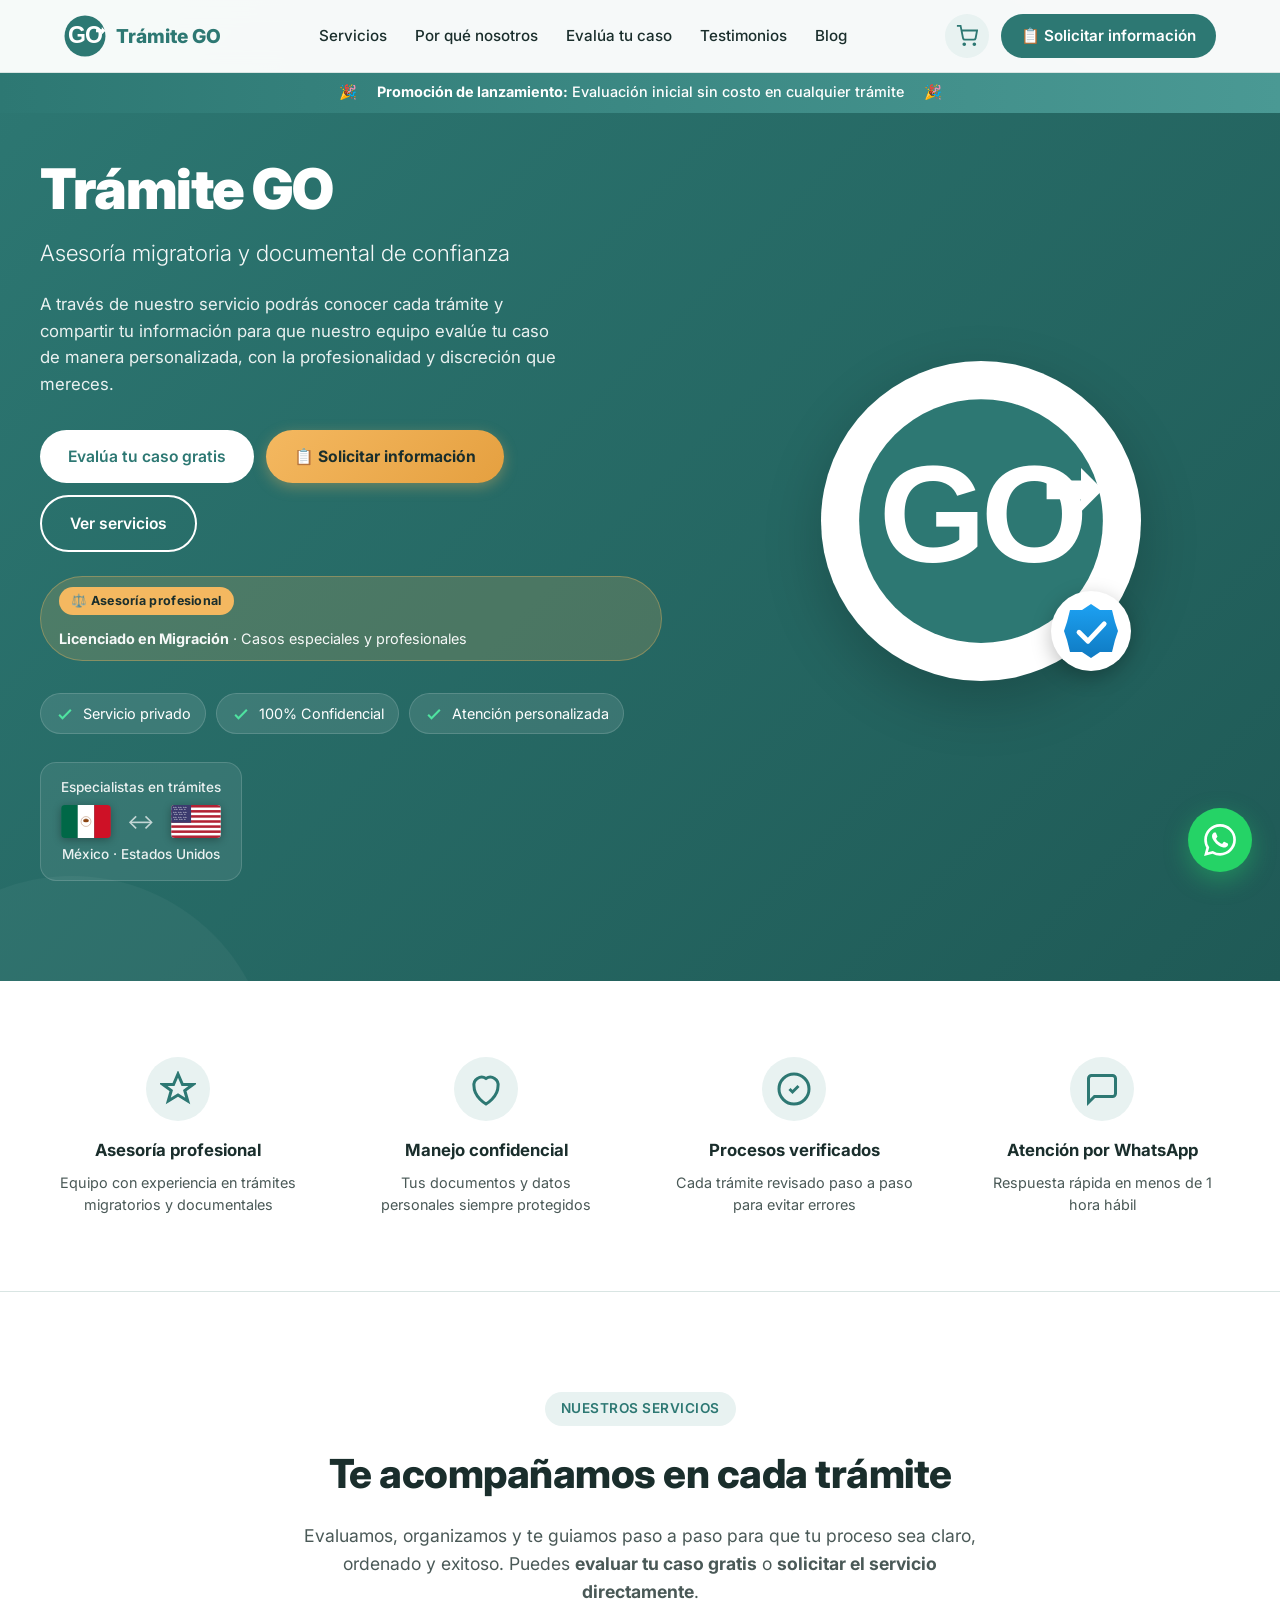
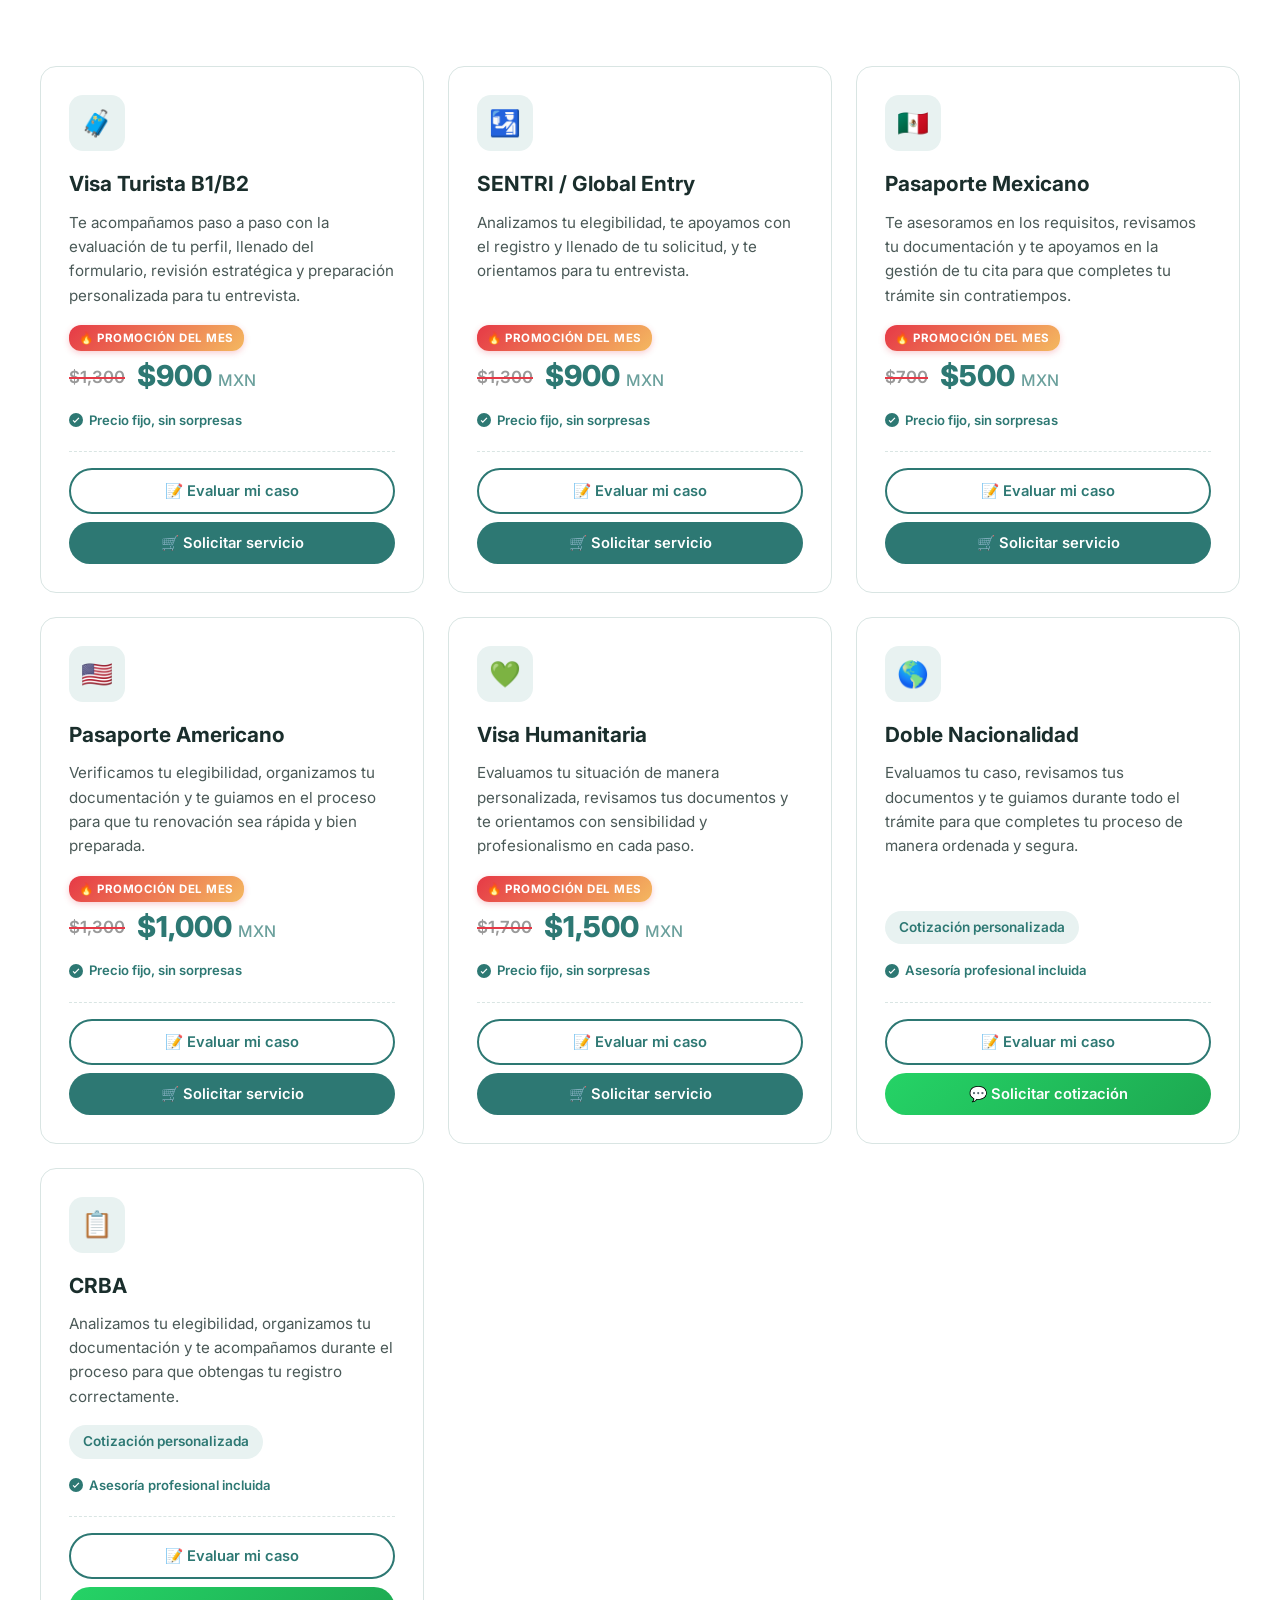
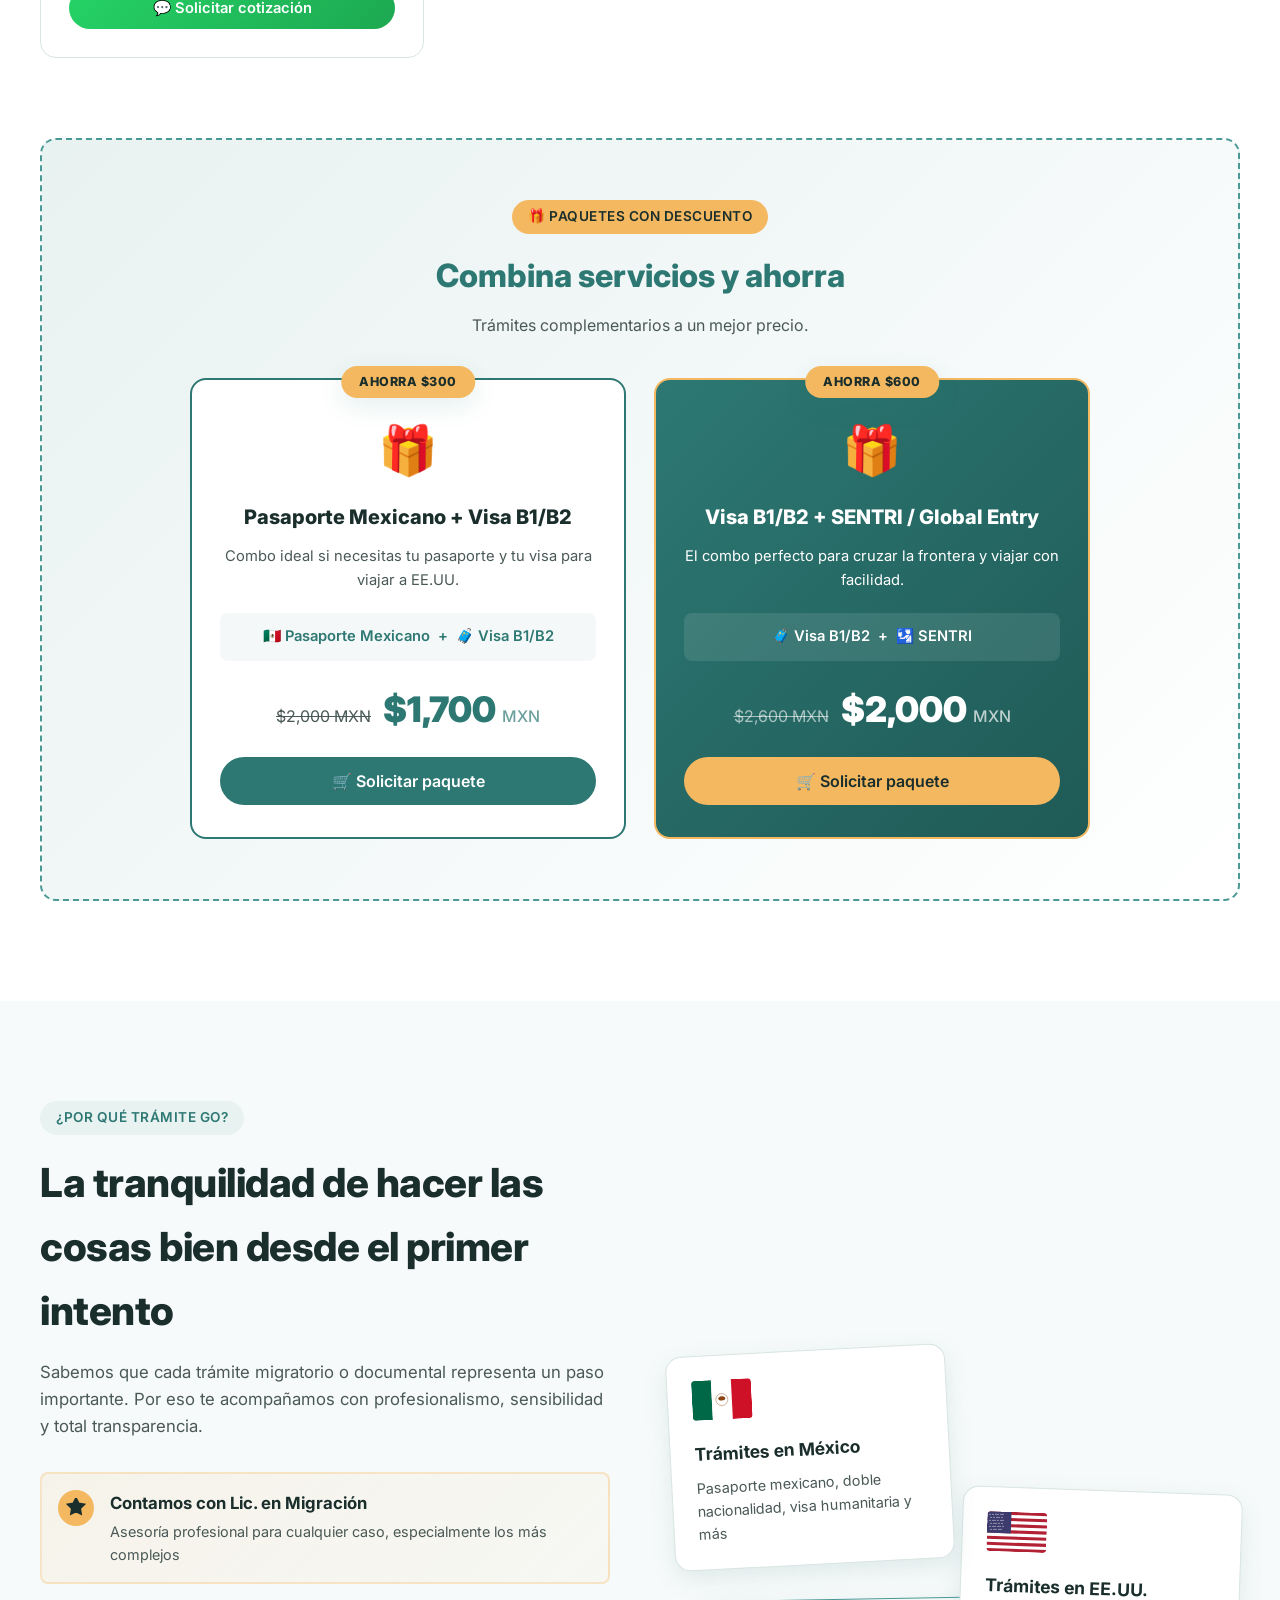
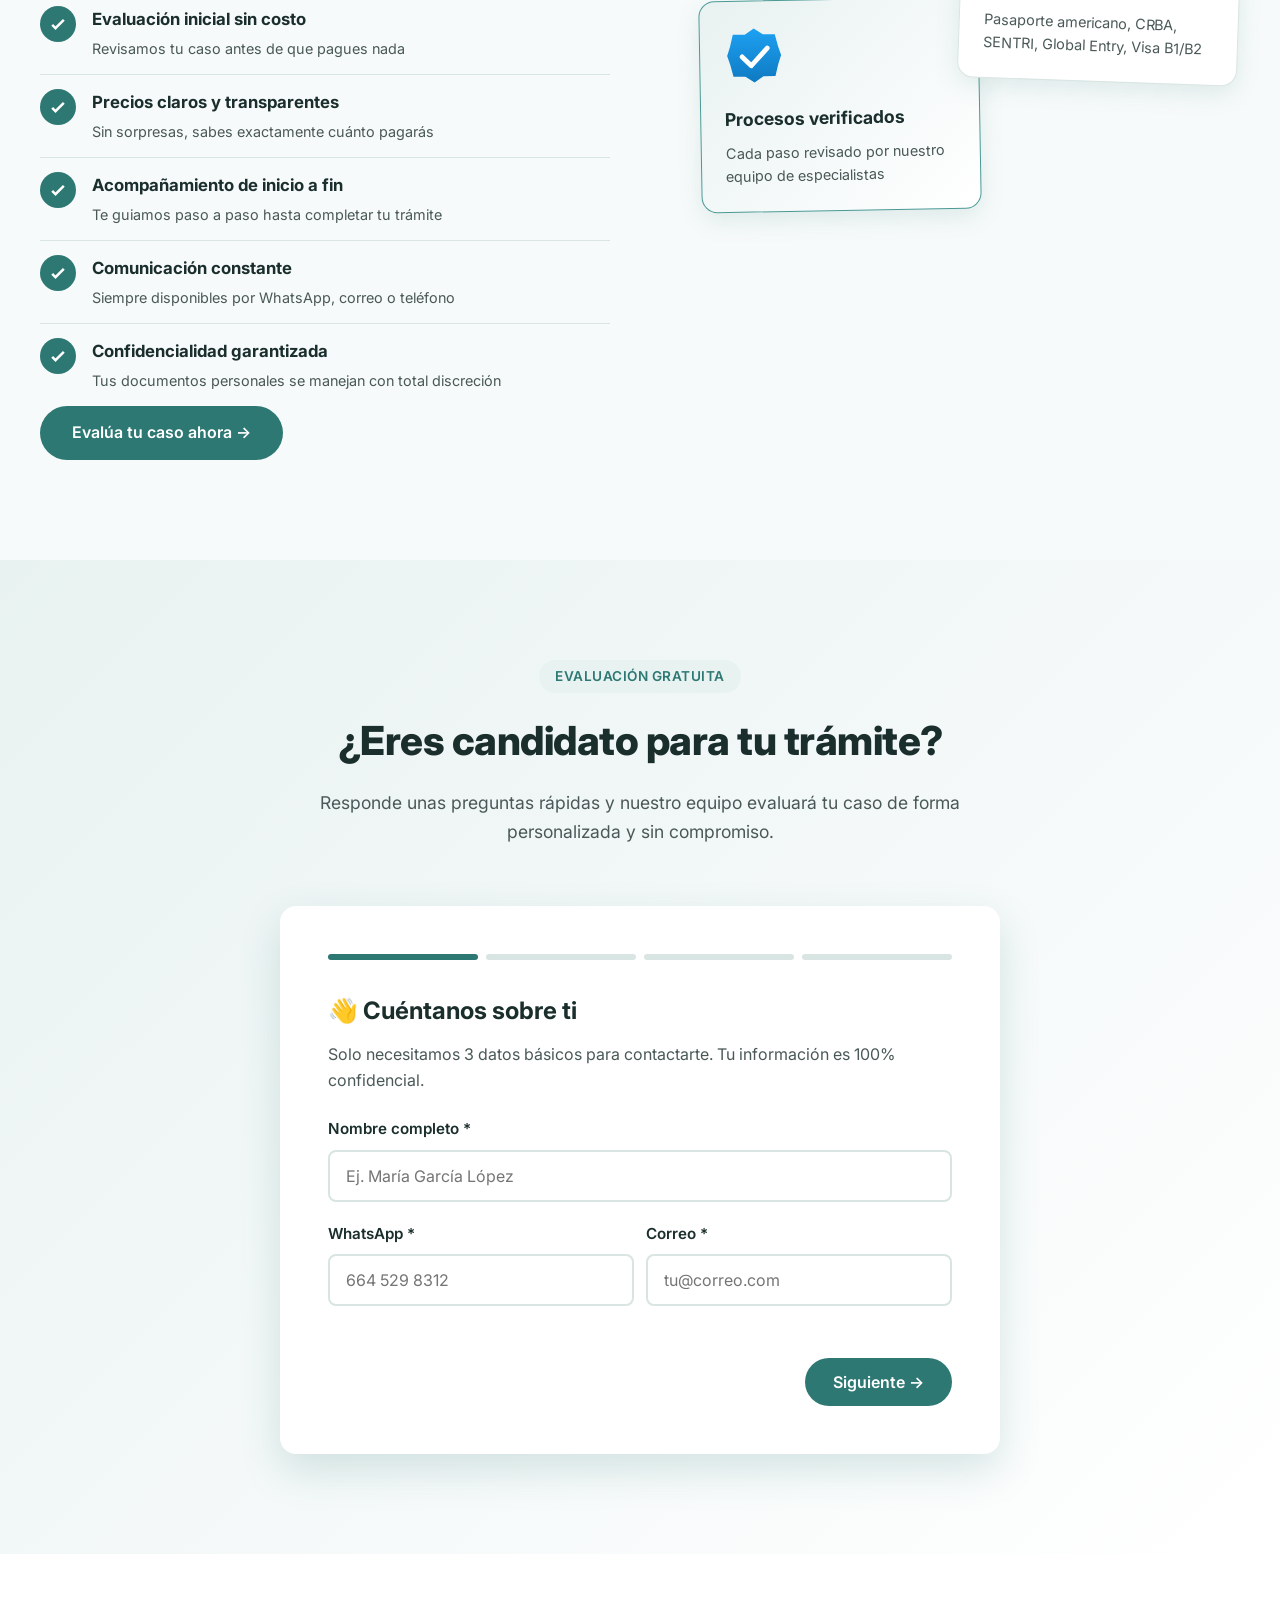
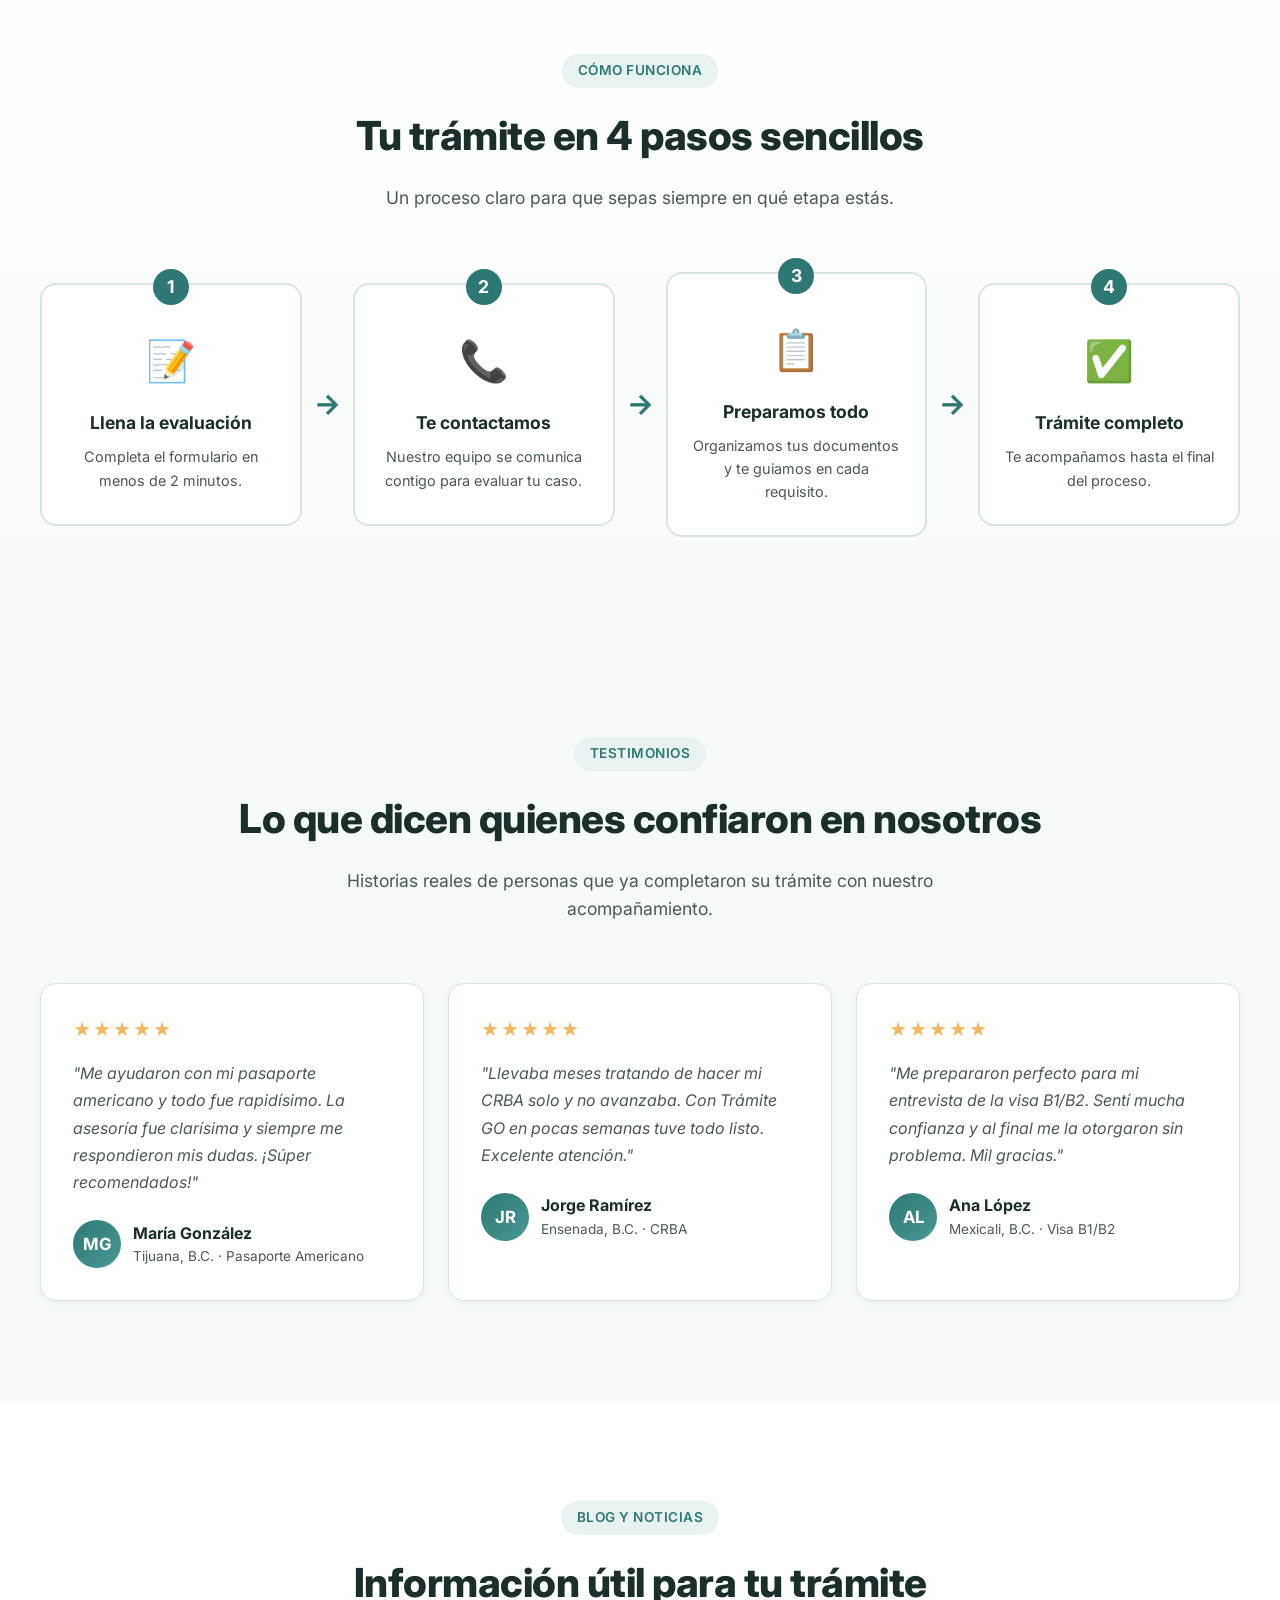
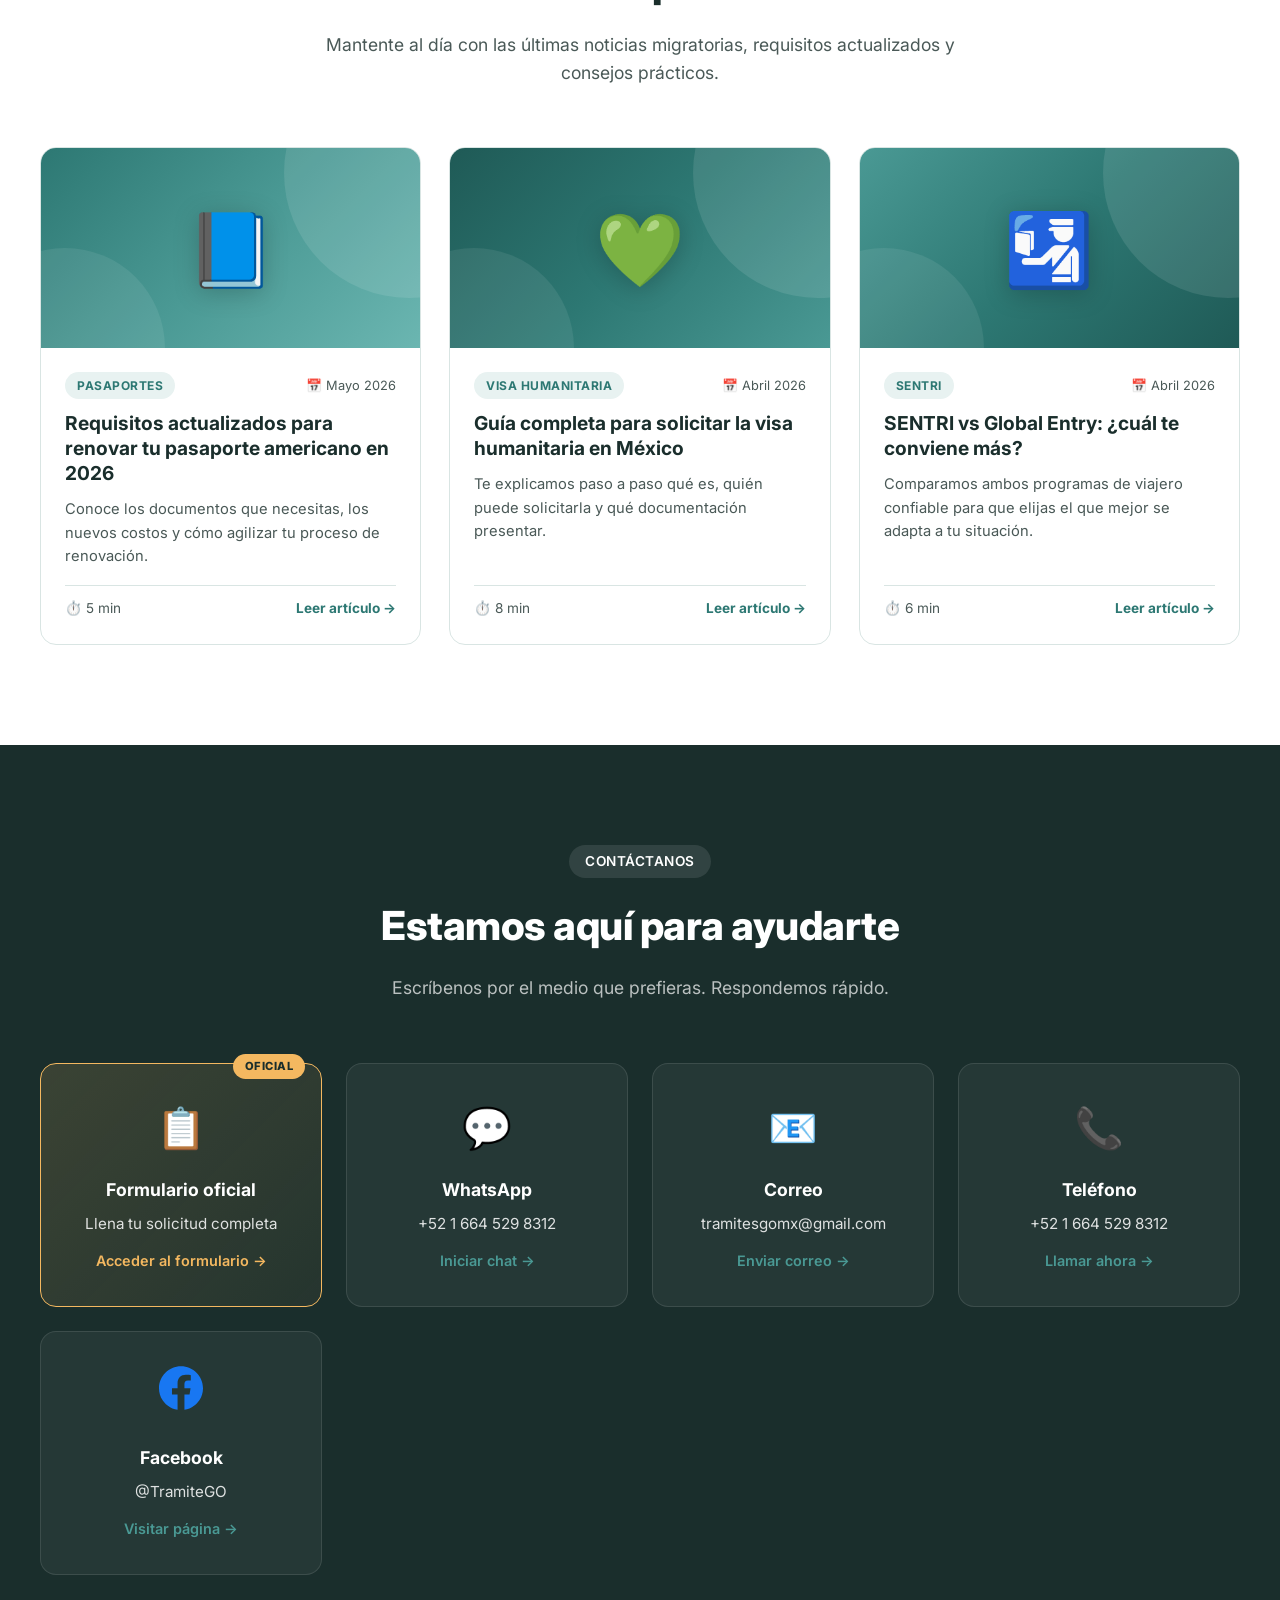
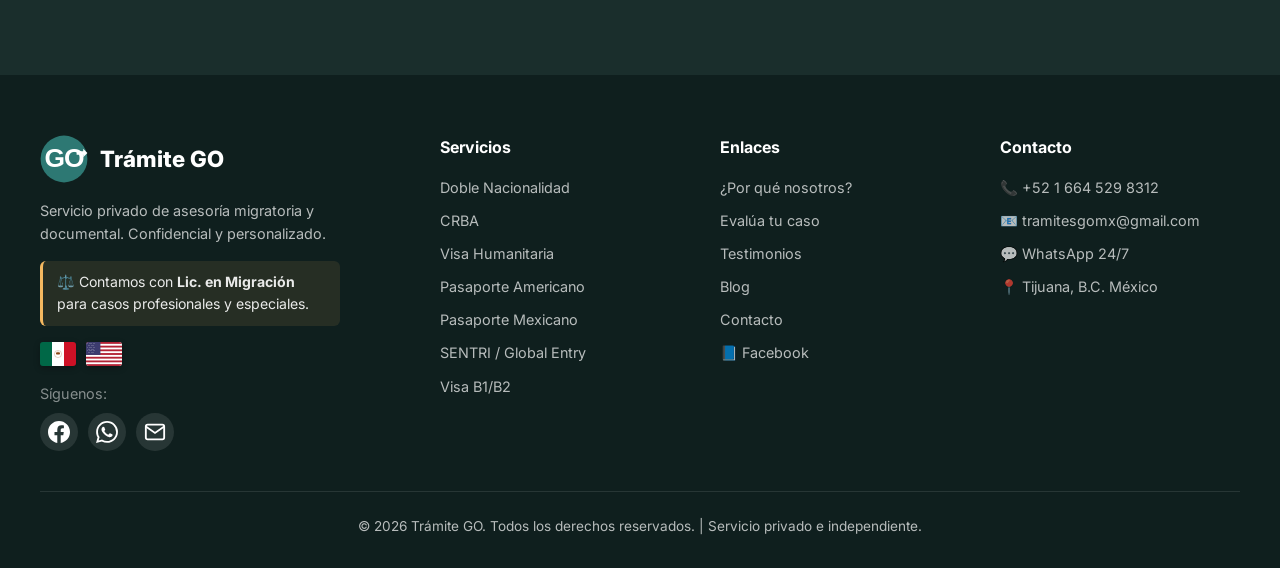
<file: index.html>
<!DOCTYPE html>
<html lang="es">
<head>
  <meta charset="UTF-8">
  <meta name="viewport" content="width=device-width, initial-scale=1.0">
  <title>Trámite GO | Asesoría migratoria y documental de confianza</title>
  <meta name="description" content="Trámite GO - Asesoría migratoria y documental. Doble nacionalidad, CRBA, visa humanitaria, pasaporte americano y mexicano, SENTRI, Global Entry, Visa B1/B2.">
  <meta name="keywords" content="asesoría migratoria, doble nacionalidad, CRBA, visa humanitaria, pasaporte americano, pasaporte mexicano, SENTRI, Global Entry, visa B1 B2, Trámite GO">
  <meta property="og:title" content="Trámite GO | Asesoría migratoria">
  <meta property="og:description" content="Te acompañamos paso a paso en tus trámites con confianza y profesionalismo.">
  <meta property="og:type" content="website">
  <meta property="og:image" content="assets/logo.svg">
  <link rel="icon" type="image/svg+xml" href="assets/logo.svg">
  <link rel="preconnect" href="https://fonts.googleapis.com">
  <link rel="preconnect" href="https://fonts.gstatic.com" crossorigin>
  <link href="https://fonts.googleapis.com/css2?family=Inter:wght@300;400;500;600;700;800;900&display=swap" rel="stylesheet">
  <link rel="stylesheet" href="styles.css?v=1777865463">
</head>
<body>

  <nav class="navbar">
    <div class="nav-container">
      <a href="#inicio" class="nav-logo">
        <img src="assets/logo.svg" alt="Trámite GO Logo">
        <span>Trámite GO</span>
      </a>
      <ul class="nav-menu" id="navMenu">
        <li><a href="#servicios">Servicios</a></li>
        <li><a href="#porque">Por qué nosotros</a></li>
        <li><a href="#evaluador">Evalúa tu caso</a></li>
        <li><a href="#testimonios">Testimonios</a></li>
        <li><a href="#blog">Blog</a></li>
      </ul>
      <div class="nav-actions">
        <button class="cart-btn" id="cartBtn" aria-label="Ver carrito">
          <svg width="22" height="22" viewBox="0 0 24 24" fill="none" stroke="currentColor" stroke-width="2"><circle cx="9" cy="21" r="1"/><circle cx="20" cy="21" r="1"/><path d="M1 1h4l2.7 13.4a2 2 0 002 1.6h9.7a2 2 0 002-1.6L23 6H6"/></svg>
          <span class="cart-count" id="cartCount">0</span>
        </button>
        <a href="https://tramite-go.vercel.app/captura" target="_blank" rel="noopener" class="nav-cta">📋 Solicitar información</a>
      </div>
      <button class="menu-toggle" id="menuToggle" aria-label="Abrir menú">&#9776;</button>
    </div>
  </nav>

  <div class="promo-banner" id="promoBanner">
    <span>🎉</span>
    <span><strong>Promoción de lanzamiento:</strong> Evaluación inicial sin costo en cualquier trámite</span>
    <span>🎉</span>
  </div>

  <section class="hero" id="inicio">
    <div class="hero-container">
      <div class="hero-content">
        <h1>Trámite GO</h1>
        <p class="hero-subtitle">Asesoría migratoria y documental de confianza</p>
        <p class="hero-description">A través de nuestro servicio podrás conocer cada trámite y compartir tu información para que nuestro equipo evalúe tu caso de manera personalizada, con la profesionalidad y discreción que mereces.</p>
        <div class="hero-buttons">
          <a href="#evaluador" class="btn btn-primary">Evalúa tu caso gratis</a>
          <a href="https://tramite-go.vercel.app/captura" target="_blank" rel="noopener" class="btn btn-cta-internal">📋 Solicitar información</a>
          <a href="#servicios" class="btn btn-secondary">Ver servicios</a>
        </div>
        <div class="hero-licencia">
          <span class="licencia-badge">⚖️ Asesoría profesional</span>
          <span class="licencia-texto"><strong>Licenciado en Migración</strong> · Casos especiales y profesionales</span>
        </div>
        <div class="hero-trust">
          <div class="trust-item"><svg width="20" height="20" viewBox="0 0 24 24" fill="none" stroke="currentColor" stroke-width="2.5"><path d="M5 13l4 4L19 7"/></svg>Servicio privado</div>
          <div class="trust-item"><svg width="20" height="20" viewBox="0 0 24 24" fill="none" stroke="currentColor" stroke-width="2.5"><path d="M5 13l4 4L19 7"/></svg>100% Confidencial</div>
          <div class="trust-item"><svg width="20" height="20" viewBox="0 0 24 24" fill="none" stroke="currentColor" stroke-width="2.5"><path d="M5 13l4 4L19 7"/></svg>Atención personalizada</div>
        </div>
        <div class="hero-flags">
          <span class="flag-text">Especialistas en trámites</span>
          <div class="flags-row">
            <img src="assets/flag-mx.svg" alt="México" class="flag-img">
            <span class="flag-arrow">↔</span>
            <img src="assets/flag-us.svg" alt="Estados Unidos" class="flag-img">
          </div>
          <span class="flag-text">México · Estados Unidos</span>
        </div>
      </div>
      <div class="hero-image">
        <div class="hero-logo-circle">
          <img src="assets/logo.svg" alt="Trámite GO">
          <div class="hero-badge"><img src="assets/badge-verified.svg" alt="Verificado"></div>
        </div>
      </div>
    </div>
  </section>

  <section class="trust-bar">
    <div class="container">
      <div class="trust-bar-grid">
        <div class="trust-bar-item">
          <div class="trust-bar-icon"><svg width="36" height="36" viewBox="0 0 24 24" fill="none" stroke="currentColor" stroke-width="2"><path d="M12 2l3 7h7l-5.5 4 2 7L12 16l-6.5 4 2-7L2 9h7z"/></svg></div>
          <h4>Asesoría profesional</h4>
          <p>Equipo con experiencia en trámites migratorios y documentales</p>
        </div>
        <div class="trust-bar-item">
          <div class="trust-bar-icon"><svg width="36" height="36" viewBox="0 0 24 24" fill="none" stroke="currentColor" stroke-width="2"><path d="M12 22s-8-4.5-8-11.8A5.2 5.2 0 0112 5a5.2 5.2 0 018 5.2C20 17.5 12 22 12 22z"/></svg></div>
          <h4>Manejo confidencial</h4>
          <p>Tus documentos y datos personales siempre protegidos</p>
        </div>
        <div class="trust-bar-item">
          <div class="trust-bar-icon"><svg width="36" height="36" viewBox="0 0 24 24" fill="none" stroke="currentColor" stroke-width="2"><circle cx="12" cy="12" r="10"/><path d="M9 12l2 2 4-4"/></svg></div>
          <h4>Procesos verificados</h4>
          <p>Cada trámite revisado paso a paso para evitar errores</p>
        </div>
        <div class="trust-bar-item">
          <div class="trust-bar-icon"><svg width="36" height="36" viewBox="0 0 24 24" fill="none" stroke="currentColor" stroke-width="2"><path d="M21 15a2 2 0 01-2 2H7l-4 4V5a2 2 0 012-2h14a2 2 0 012 2z"/></svg></div>
          <h4>Atención por WhatsApp</h4>
          <p>Respuesta rápida en menos de 1 hora hábil</p>
        </div>
      </div>
    </div>
  </section>

  <section class="section" id="servicios">
    <div class="container">
      <div class="section-header">
        <span class="section-tag">Nuestros servicios</span>
        <h2 class="section-title">Te acompañamos en cada trámite</h2>
        <p class="section-subtitle">Evaluamos, organizamos y te guiamos paso a paso para que tu proceso sea claro, ordenado y exitoso. Puedes <strong>evaluar tu caso gratis</strong> o <strong>solicitar el servicio directamente</strong>.</p>
      </div>
      <div class="services-grid">

        <div class="service-card" data-service-id="visa-b1b2" data-price="900" data-name="Visa Turista B1/B2">
          <div class="service-icon">🧳</div>
          <h3 class="service-title">Visa Turista B1/B2</h3>
          <p class="service-description">Te acompañamos paso a paso con la evaluación de tu perfil, llenado del formulario, revisión estratégica y preparación personalizada para tu entrevista.</p>
          <div class="service-price-box">
            <div class="promo-badge">🔥 Promoción del mes</div>
            <div class="service-price-promo">
              <span class="service-price-old">$1,300</span>
              <span class="service-price-new">$900 <span class="currency">MXN</span></span>
            </div>
            <div class="service-verified"><svg width="14" height="14" viewBox="0 0 24 24" fill="none" stroke="currentColor" stroke-width="3"><path d="M5 13l4 4L19 7"/></svg>Precio fijo, sin sorpresas</div>
          </div>
          <div class="service-actions">
            <button class="btn-evaluate" onclick="iniciarEvaluacion('visa-b1b2')">📝 Evaluar mi caso</button>
            <button class="btn-buy" onclick="agregarAlCarrito('visa-b1b2')">🛒 Solicitar servicio</button>
          </div>
        </div>

        <div class="service-card" data-service-id="sentri" data-price="900" data-name="SENTRI / Global Entry">
          <div class="service-icon">🛂</div>
          <h3 class="service-title">SENTRI / Global Entry</h3>
          <p class="service-description">Analizamos tu elegibilidad, te apoyamos con el registro y llenado de tu solicitud, y te orientamos para tu entrevista.</p>
          <div class="service-price-box">
            <div class="promo-badge">🔥 Promoción del mes</div>
            <div class="service-price-promo">
              <span class="service-price-old">$1,300</span>
              <span class="service-price-new">$900 <span class="currency">MXN</span></span>
            </div>
            <div class="service-verified"><svg width="14" height="14" viewBox="0 0 24 24" fill="none" stroke="currentColor" stroke-width="3"><path d="M5 13l4 4L19 7"/></svg>Precio fijo, sin sorpresas</div>
          </div>
          <div class="service-actions">
            <button class="btn-evaluate" onclick="iniciarEvaluacion('sentri')">📝 Evaluar mi caso</button>
            <button class="btn-buy" onclick="agregarAlCarrito('sentri')">🛒 Solicitar servicio</button>
          </div>
        </div>

        <div class="service-card" data-service-id="pasaporte-mexicano" data-price="500" data-name="Pasaporte Mexicano">
          <div class="service-icon">🇲🇽</div>
          <h3 class="service-title">Pasaporte Mexicano</h3>
          <p class="service-description">Te asesoramos en los requisitos, revisamos tu documentación y te apoyamos en la gestión de tu cita para que completes tu trámite sin contratiempos.</p>
          <div class="service-price-box">
            <div class="promo-badge">🔥 Promoción del mes</div>
            <div class="service-price-promo">
              <span class="service-price-old">$700</span>
              <span class="service-price-new">$500 <span class="currency">MXN</span></span>
            </div>
            <div class="service-verified"><svg width="14" height="14" viewBox="0 0 24 24" fill="none" stroke="currentColor" stroke-width="3"><path d="M5 13l4 4L19 7"/></svg>Precio fijo, sin sorpresas</div>
          </div>
          <div class="service-actions">
            <button class="btn-evaluate" onclick="iniciarEvaluacion('pasaporte-mexicano')">📝 Evaluar mi caso</button>
            <button class="btn-buy" onclick="agregarAlCarrito('pasaporte-mexicano')">🛒 Solicitar servicio</button>
          </div>
        </div>

        <div class="service-card" data-service-id="pasaporte-americano" data-price="1000" data-name="Pasaporte Americano">
          <div class="service-icon">🇺🇸</div>
          <h3 class="service-title">Pasaporte Americano</h3>
          <p class="service-description">Verificamos tu elegibilidad, organizamos tu documentación y te guiamos en el proceso para que tu renovación sea rápida y bien preparada.</p>
          <div class="service-price-box">
            <div class="promo-badge">🔥 Promoción del mes</div>
            <div class="service-price-promo">
              <span class="service-price-old">$1,300</span>
              <span class="service-price-new">$1,000 <span class="currency">MXN</span></span>
            </div>
            <div class="service-verified"><svg width="14" height="14" viewBox="0 0 24 24" fill="none" stroke="currentColor" stroke-width="3"><path d="M5 13l4 4L19 7"/></svg>Precio fijo, sin sorpresas</div>
          </div>
          <div class="service-actions">
            <button class="btn-evaluate" onclick="iniciarEvaluacion('pasaporte-americano')">📝 Evaluar mi caso</button>
            <button class="btn-buy" onclick="agregarAlCarrito('pasaporte-americano')">🛒 Solicitar servicio</button>
          </div>
        </div>

        <div class="service-card" data-service-id="visa-humanitaria" data-price="1500" data-name="Visa Humanitaria">
          <div class="service-icon">💚</div>
          <h3 class="service-title">Visa Humanitaria</h3>
          <p class="service-description">Evaluamos tu situación de manera personalizada, revisamos tus documentos y te orientamos con sensibilidad y profesionalismo en cada paso.</p>
          <div class="service-price-box">
            <div class="promo-badge">🔥 Promoción del mes</div>
            <div class="service-price-promo">
              <span class="service-price-old">$1,700</span>
              <span class="service-price-new">$1,500 <span class="currency">MXN</span></span>
            </div>
            <div class="service-verified"><svg width="14" height="14" viewBox="0 0 24 24" fill="none" stroke="currentColor" stroke-width="3"><path d="M5 13l4 4L19 7"/></svg>Precio fijo, sin sorpresas</div>
          </div>
          <div class="service-actions">
            <button class="btn-evaluate" onclick="iniciarEvaluacion('visa-humanitaria')">📝 Evaluar mi caso</button>
            <button class="btn-buy" onclick="agregarAlCarrito('visa-humanitaria')">🛒 Solicitar servicio</button>
          </div>
        </div>

        <div class="service-card" data-service-id="doble-nacionalidad" data-price="0" data-name="Doble Nacionalidad">
          <div class="service-icon">🌎</div>
          <h3 class="service-title">Doble Nacionalidad</h3>
          <p class="service-description">Evaluamos tu caso, revisamos tus documentos y te guiamos durante todo el trámite para que completes tu proceso de manera ordenada y segura.</p>
          <div class="service-price-box">
            <span class="service-price-note">Cotización personalizada</span>
            <div class="service-verified"><svg width="14" height="14" viewBox="0 0 24 24" fill="none" stroke="currentColor" stroke-width="3"><path d="M5 13l4 4L19 7"/></svg>Asesoría profesional incluida</div>
          </div>
          <div class="service-actions">
            <button class="btn-evaluate" onclick="iniciarEvaluacion('doble-nacionalidad')">📝 Evaluar mi caso</button>
            <button class="btn-cotizar" onclick="cotizarServicio('doble-nacionalidad')">💬 Solicitar cotización</button>
          </div>
        </div>

        <div class="service-card" data-service-id="crba" data-price="0" data-name="CRBA">
          <div class="service-icon">📋</div>
          <h3 class="service-title">CRBA</h3>
          <p class="service-description">Analizamos tu elegibilidad, organizamos tu documentación y te acompañamos durante el proceso para que obtengas tu registro correctamente.</p>
          <div class="service-price-box">
            <span class="service-price-note">Cotización personalizada</span>
            <div class="service-verified"><svg width="14" height="14" viewBox="0 0 24 24" fill="none" stroke="currentColor" stroke-width="3"><path d="M5 13l4 4L19 7"/></svg>Asesoría profesional incluida</div>
          </div>
          <div class="service-actions">
            <button class="btn-evaluate" onclick="iniciarEvaluacion('crba')">📝 Evaluar mi caso</button>
            <button class="btn-cotizar" onclick="cotizarServicio('crba')">💬 Solicitar cotización</button>
          </div>
        </div>

      </div>

      <div class="paquetes-section">
        <div class="paquetes-header">
          <span class="section-tag paquetes-tag">🎁 Paquetes con descuento</span>
          <h3 class="paquetes-title">Combina servicios y ahorra</h3>
          <p class="paquetes-subtitle">Trámites complementarios a un mejor precio.</p>
        </div>
        <div class="paquetes-grid">

          <div class="paquete-card" data-service-id="pack-mex-visa" data-price="1700" data-name="Paquete: Pasaporte Mexicano + Visa">
            <div class="paquete-badge">AHORRA $300</div>
            <div class="paquete-icon">🎁</div>
            <h4>Pasaporte Mexicano + Visa B1/B2</h4>
            <p class="paquete-desc">Combo ideal si necesitas tu pasaporte y tu visa para viajar a EE.UU.</p>
            <div class="paquete-services">
              <span>🇲🇽 Pasaporte Mexicano</span>
              <span>+</span>
              <span>🧳 Visa B1/B2</span>
            </div>
            <div class="paquete-prices">
              <span class="paquete-precio-anterior">$2,000 MXN</span>
              <span class="paquete-precio">$1,700 <small>MXN</small></span>
            </div>
            <button class="btn-buy paquete-btn" onclick="agregarAlCarrito('pack-mex-visa')">🛒 Solicitar paquete</button>
          </div>

          <div class="paquete-card paquete-destacado" data-service-id="pack-visa-sentri" data-price="2000" data-name="Paquete: Visa + SENTRI">
            <div class="paquete-badge">AHORRA $600</div>
            <div class="paquete-icon">🎁</div>
            <h4>Visa B1/B2 + SENTRI / Global Entry</h4>
            <p class="paquete-desc">El combo perfecto para cruzar la frontera y viajar con facilidad.</p>
            <div class="paquete-services">
              <span>🧳 Visa B1/B2</span>
              <span>+</span>
              <span>🛂 SENTRI</span>
            </div>
            <div class="paquete-prices">
              <span class="paquete-precio-anterior">$2,600 MXN</span>
              <span class="paquete-precio">$2,000 <small>MXN</small></span>
            </div>
            <button class="btn-buy paquete-btn" onclick="agregarAlCarrito('pack-visa-sentri')">🛒 Solicitar paquete</button>
          </div>

        </div>
      </div>
    </div>
  </section>

  <section class="section section-alt" id="porque">
    <div class="container">
      <div class="why-grid">
        <div class="why-content">
          <span class="section-tag">¿Por qué Trámite GO?</span>
          <h2 class="section-title why-title">La tranquilidad de hacer las cosas bien desde el primer intento</h2>
          <p class="why-intro">Sabemos que cada trámite migratorio o documental representa un paso importante. Por eso te acompañamos con profesionalismo, sensibilidad y total transparencia.</p>
          <ul class="benefits-list">
            <li class="benefit-destacado">
              <div class="check-icon check-icon-special"><svg viewBox="0 0 24 24" fill="none" stroke="currentColor" stroke-width="3"><path d="M12 1l3 6 6 .9-4.5 4.4 1 6.2L12 15.8l-5.5 2.7 1-6.2L3 7.9 9 7z"/></svg></div>
              <div><strong>Contamos con Lic. en Migración</strong><p>Asesoría profesional para cualquier caso, especialmente los más complejos</p></div>
            </li>
            <li>
              <div class="check-icon"><svg viewBox="0 0 24 24" fill="none" stroke="currentColor" stroke-width="3"><path d="M5 13l4 4L19 7"/></svg></div>
              <div><strong>Evaluación inicial sin costo</strong><p>Revisamos tu caso antes de que pagues nada</p></div>
            </li>
            <li>
              <div class="check-icon"><svg viewBox="0 0 24 24" fill="none" stroke="currentColor" stroke-width="3"><path d="M5 13l4 4L19 7"/></svg></div>
              <div><strong>Precios claros y transparentes</strong><p>Sin sorpresas, sabes exactamente cuánto pagarás</p></div>
            </li>
            <li>
              <div class="check-icon"><svg viewBox="0 0 24 24" fill="none" stroke="currentColor" stroke-width="3"><path d="M5 13l4 4L19 7"/></svg></div>
              <div><strong>Acompañamiento de inicio a fin</strong><p>Te guiamos paso a paso hasta completar tu trámite</p></div>
            </li>
            <li>
              <div class="check-icon"><svg viewBox="0 0 24 24" fill="none" stroke="currentColor" stroke-width="3"><path d="M5 13l4 4L19 7"/></svg></div>
              <div><strong>Comunicación constante</strong><p>Siempre disponibles por WhatsApp, correo o teléfono</p></div>
            </li>
            <li>
              <div class="check-icon"><svg viewBox="0 0 24 24" fill="none" stroke="currentColor" stroke-width="3"><path d="M5 13l4 4L19 7"/></svg></div>
              <div><strong>Confidencialidad garantizada</strong><p>Tus documentos personales se manejan con total discreción</p></div>
            </li>
          </ul>
          <a href="#evaluador" class="btn btn-cta-primary">Evalúa tu caso ahora →</a>
        </div>
        <div class="why-visual">
          <div class="why-card-stack">
            <div class="why-card why-card-1"><img src="assets/flag-mx.svg" alt="México"><h4>Trámites en México</h4><p>Pasaporte mexicano, doble nacionalidad, visa humanitaria y más</p></div>
            <div class="why-card why-card-2"><img src="assets/flag-us.svg" alt="EE.UU."><h4>Trámites en EE.UU.</h4><p>Pasaporte americano, CRBA, SENTRI, Global Entry, Visa B1/B2</p></div>
            <div class="why-card why-card-3"><img src="assets/badge-verified.svg" alt="Verificado"><h4>Procesos verificados</h4><p>Cada paso revisado por nuestro equipo de especialistas</p></div>
          </div>
        </div>
      </div>
    </div>
  </section>

  <section class="section evaluator" id="evaluador">
    <div class="container">
      <div class="section-header">
        <span class="section-tag">Evaluación gratuita</span>
        <h2 class="section-title">¿Eres candidato para tu trámite?</h2>
        <p class="section-subtitle">Responde unas preguntas rápidas y nuestro equipo evaluará tu caso de forma personalizada y sin compromiso.</p>
      </div>
      <div class="evaluator-card" id="evaluatorCard">
        <div class="eval-progress">
          <div class="eval-progress-bar active" data-step="1"></div>
          <div class="eval-progress-bar" data-step="2"></div>
          <div class="eval-progress-bar" data-step="3"></div>
          <div class="eval-progress-bar" data-step="4"></div>
        </div>
        <div class="eval-step active" data-step="1">
          <h3>👋 Cuéntanos sobre ti</h3>
          <p>Solo necesitamos 3 datos básicos para contactarte. Tu información es 100% confidencial.</p>
          <div class="form-group"><label for="nombre">Nombre completo *</label><input type="text" id="nombre" placeholder="Ej. María García López" required></div>
          <div class="form-row">
            <div class="form-group"><label for="whatsapp">WhatsApp *</label><input type="tel" id="whatsapp" placeholder="664 529 8312" required></div>
            <div class="form-group"><label for="correo">Correo *</label><input type="email" id="correo" placeholder="tu@correo.com" required></div>
          </div>
          <input type="hidden" id="edad" value="">
          <input type="hidden" id="ciudad" value="">
          <input type="hidden" id="ocupacion" value="">
          <input type="hidden" id="urgencia" value="pronto">
          <div class="eval-buttons"><button type="button" class="btn-next" onclick="nextStep(1)">Siguiente →</button></div>
        </div>
        <div class="eval-step" data-step="2">
          <h3>📌 ¿Qué trámite te interesa?</h3>
          <p>Selecciona el servicio sobre el que quieres orientación.</p>
          <div class="form-group">
            <div class="option-group" id="serviceOptions">
              <div class="option-card" data-value="doble-nacionalidad">🌎 Doble Nacionalidad</div>
              <div class="option-card" data-value="crba">📋 CRBA</div>
              <div class="option-card" data-value="visa-humanitaria">💚 Visa Humanitaria</div>
              <div class="option-card" data-value="pasaporte-americano">🇺🇸 Pasaporte Americano</div>
              <div class="option-card" data-value="pasaporte-mexicano">🇲🇽 Pasaporte Mexicano</div>
              <div class="option-card" data-value="sentri">🛂 SENTRI / Global Entry</div>
              <div class="option-card" data-value="visa-b1b2">🧳 Visa B1/B2</div>
            </div>
          </div>
          <div class="eval-buttons"><button type="button" class="btn-back" onclick="prevStep(2)">← Atrás</button><button type="button" class="btn-next" onclick="nextStep(2)">Siguiente →</button></div>
        </div>
        <div class="eval-step" data-step="3">
          <h3>📝 Cuéntanos un poco más</h3>
          <p>Estas respuestas nos ayudarán a darte la mejor orientación.</p>
          <div id="dynamicQuestions"></div>
          <div class="eval-buttons"><button type="button" class="btn-back" onclick="prevStep(3)">← Atrás</button><a href="#" id="btnVerResultado" class="btn-next" onclick="return clicVerResultado(event)">Ver resultado →</a></div>
        </div>
        <div class="eval-step" data-step="4">
          <div class="eval-result">
            <div class="result-icon">🎉</div>
            <h3 class="result-title">¡Conectándote con un asesor!</h3>
            <p class="result-message" id="resultMessage">Estamos preparando tu información para enviarla al equipo.</p>
            <div class="result-actions">
              <a href="#" id="btnIrCaptura" class="btn-cta-internal-result" target="_blank">
                📋 Continuar al formulario
              </a>
              <a href="#" id="whatsappResult" class="btn-whatsapp-result" target="_blank">
                <svg width="22" height="22" viewBox="0 0 24 24" fill="currentColor"><path d="M17.472 14.382c-.297-.149-1.758-.867-2.03-.967-.273-.099-.471-.148-.67.15-.197.297-.767.966-.94 1.164-.173.199-.347.223-.644.075-.297-.15-1.255-.463-2.39-1.475-.883-.788-1.48-1.761-1.653-2.059-.173-.297-.018-.458.13-.606.134-.133.298-.347.446-.52.149-.174.198-.298.298-.497.099-.198.05-.371-.025-.52-.075-.149-.669-1.612-.916-2.207-.242-.579-.487-.5-.669-.51-.173-.008-.371-.01-.57-.01-.198 0-.52.074-.792.372-.272.297-1.04 1.016-1.04 2.479 0 1.462 1.065 2.875 1.213 3.074.149.198 2.096 3.2 5.077 4.487.709.306 1.262.489 1.694.625.712.227 1.36.195 1.871.118.571-.085 1.758-.719 2.006-1.413.248-.694.248-1.289.173-1.413-.074-.124-.272-.198-.57-.347m-5.421 7.403h-.004a9.87 9.87 0 01-5.031-1.378l-.361-.214-3.741.982.998-3.648-.235-.374a9.86 9.86 0 01-1.51-5.26c.001-5.45 4.436-9.884 9.888-9.884 2.64 0 5.122 1.03 6.988 2.898a9.825 9.825 0 012.893 6.994c-.003 5.45-4.437 9.884-9.885 9.884m8.413-18.297A11.815 11.815 0 0012.05 0C5.495 0 .16 5.335.157 11.892c0 2.096.547 4.142 1.588 5.945L.057 24l6.305-1.654a11.882 11.882 0 005.683 1.448h.005c6.554 0 11.89-5.335 11.893-11.893a11.821 11.821 0 00-3.48-8.413z"/></svg>
                WhatsApp directo
              </a>
              <button type="button" class="btn btn-cta-secondary" onclick="resetEvaluator()">Hacer otra evaluación</button>
            </div>
            <p class="result-hint">💡 Si WhatsApp no se abrió automáticamente, haz clic en el botón verde de arriba.</p>
          </div>
        </div>
      </div>
    </div>
  </section>

  <section class="section how-section">
    <div class="container">
      <div class="section-header">
        <span class="section-tag">Cómo funciona</span>
        <h2 class="section-title">Tu trámite en 4 pasos sencillos</h2>
        <p class="section-subtitle">Un proceso claro para que sepas siempre en qué etapa estás.</p>
      </div>
      <div class="steps-grid">
        <div class="step-card"><div class="step-number">1</div><div class="step-icon">📝</div><h4>Llena la evaluación</h4><p>Completa el formulario en menos de 2 minutos.</p></div>
        <div class="step-arrow">→</div>
        <div class="step-card"><div class="step-number">2</div><div class="step-icon">📞</div><h4>Te contactamos</h4><p>Nuestro equipo se comunica contigo para evaluar tu caso.</p></div>
        <div class="step-arrow">→</div>
        <div class="step-card"><div class="step-number">3</div><div class="step-icon">📋</div><h4>Preparamos todo</h4><p>Organizamos tus documentos y te guiamos en cada requisito.</p></div>
        <div class="step-arrow">→</div>
        <div class="step-card"><div class="step-number">4</div><div class="step-icon">✅</div><h4>Trámite completo</h4><p>Te acompañamos hasta el final del proceso.</p></div>
      </div>
    </div>
  </section>

  <section class="section section-alt" id="testimonios">
    <div class="container">
      <div class="section-header">
        <span class="section-tag">Testimonios</span>
        <h2 class="section-title">Lo que dicen quienes confiaron en nosotros</h2>
        <p class="section-subtitle">Historias reales de personas que ya completaron su trámite con nuestro acompañamiento.</p>
      </div>
      <div class="testimonials-grid">
        <div class="testimonial-card">
          <div class="testimonial-rating">★★★★★</div>
          <p class="testimonial-text">"Me ayudaron con mi pasaporte americano y todo fue rapidísimo. La asesoría fue clarísima y siempre me respondieron mis dudas. ¡Súper recomendados!"</p>
          <div class="testimonial-author">
            <div class="testimonial-avatar">MG</div>
            <div class="testimonial-info"><h4>María González</h4><p>Tijuana, B.C. · Pasaporte Americano</p></div>
          </div>
        </div>
        <div class="testimonial-card">
          <div class="testimonial-rating">★★★★★</div>
          <p class="testimonial-text">"Llevaba meses tratando de hacer mi CRBA solo y no avanzaba. Con Trámite GO en pocas semanas tuve todo listo. Excelente atención."</p>
          <div class="testimonial-author">
            <div class="testimonial-avatar">JR</div>
            <div class="testimonial-info"><h4>Jorge Ramírez</h4><p>Ensenada, B.C. · CRBA</p></div>
          </div>
        </div>
        <div class="testimonial-card">
          <div class="testimonial-rating">★★★★★</div>
          <p class="testimonial-text">"Me prepararon perfecto para mi entrevista de la visa B1/B2. Sentí mucha confianza y al final me la otorgaron sin problema. Mil gracias."</p>
          <div class="testimonial-author">
            <div class="testimonial-avatar">AL</div>
            <div class="testimonial-info"><h4>Ana López</h4><p>Mexicali, B.C. · Visa B1/B2</p></div>
          </div>
        </div>
      </div>
    </div>
  </section>

  <section class="section blog-section" id="blog">
    <div class="container">
      <div class="section-header">
        <span class="section-tag">Blog y noticias</span>
        <h2 class="section-title">Información útil para tu trámite</h2>
        <p class="section-subtitle">Mantente al día con las últimas noticias migratorias, requisitos actualizados y consejos prácticos.</p>
      </div>
      <div class="blog-grid">
        <a href="blog/requisitos-pasaporte-americano-2026.html" class="blog-card">
          <div class="blog-image blog-image-1">
            <div class="blog-image-overlay">
              <span class="blog-icon">📘</span>
            </div>
          </div>
          <div class="blog-content">
            <div class="blog-meta-top">
              <span class="blog-tag">Pasaportes</span>
              <span class="blog-date">📅 Mayo 2026</span>
            </div>
            <h3 class="blog-title">Requisitos actualizados para renovar tu pasaporte americano en 2026</h3>
            <p class="blog-excerpt">Conoce los documentos que necesitas, los nuevos costos y cómo agilizar tu proceso de renovación.</p>
            <div class="blog-footer">
              <span class="blog-read-time">⏱️ 5 min</span>
              <span class="blog-read-more">Leer artículo →</span>
            </div>
          </div>
        </a>

        <a href="blog/visa-humanitaria-guia.html" class="blog-card">
          <div class="blog-image blog-image-2">
            <div class="blog-image-overlay">
              <span class="blog-icon">💚</span>
            </div>
          </div>
          <div class="blog-content">
            <div class="blog-meta-top">
              <span class="blog-tag">Visa Humanitaria</span>
              <span class="blog-date">📅 Abril 2026</span>
            </div>
            <h3 class="blog-title">Guía completa para solicitar la visa humanitaria en México</h3>
            <p class="blog-excerpt">Te explicamos paso a paso qué es, quién puede solicitarla y qué documentación presentar.</p>
            <div class="blog-footer">
              <span class="blog-read-time">⏱️ 8 min</span>
              <span class="blog-read-more">Leer artículo →</span>
            </div>
          </div>
        </a>

        <a href="blog/sentri-global-entry-diferencias.html" class="blog-card">
          <div class="blog-image blog-image-3">
            <div class="blog-image-overlay">
              <span class="blog-icon">🛂</span>
            </div>
          </div>
          <div class="blog-content">
            <div class="blog-meta-top">
              <span class="blog-tag">SENTRI</span>
              <span class="blog-date">📅 Abril 2026</span>
            </div>
            <h3 class="blog-title">SENTRI vs Global Entry: ¿cuál te conviene más?</h3>
            <p class="blog-excerpt">Comparamos ambos programas de viajero confiable para que elijas el que mejor se adapta a tu situación.</p>
            <div class="blog-footer">
              <span class="blog-read-time">⏱️ 6 min</span>
              <span class="blog-read-more">Leer artículo →</span>
            </div>
          </div>
        </a>
      </div>
    </div>
  </section>

  <section class="section contact" id="contacto">
    <div class="container">
      <div class="section-header">
        <span class="section-tag contact-tag">Contáctanos</span>
        <h2 class="section-title contact-title">Estamos aquí para ayudarte</h2>
        <p class="section-subtitle contact-subtitle">Escríbenos por el medio que prefieras. Respondemos rápido.</p>
      </div>
      <div class="contact-grid">
        <a href="https://tramite-go.vercel.app/captura" target="_blank" rel="noopener" class="contact-card contact-card-featured">
          <div class="contact-icon">📋</div>
          <h4>Formulario oficial</h4>
          <p>Llena tu solicitud completa</p>
          <span class="contact-action">Acceder al formulario →</span>
        </a>
        <a href="https://wa.me/5216645298312?text=Hola%20Tr%C3%A1mite%20GO%2C%20quisiera%20m%C3%A1s%20informaci%C3%B3n" target="_blank" class="contact-card">
          <div class="contact-icon">💬</div>
          <h4>WhatsApp</h4>
          <p>+52 1 664 529 8312</p>
          <span class="contact-action">Iniciar chat →</span>
        </a>
        <a href="mailto:tramitesgomx@gmail.com" class="contact-card">
          <div class="contact-icon">📧</div>
          <h4>Correo</h4>
          <p>tramitesgomx@gmail.com</p>
          <span class="contact-action">Enviar correo →</span>
        </a>
        <a href="tel:+5216645298312" class="contact-card">
          <div class="contact-icon">📞</div>
          <h4>Teléfono</h4>
          <p>+52 1 664 529 8312</p>
          <span class="contact-action">Llamar ahora →</span>
        </a>
        <a href="https://www.facebook.com/profile.php?id=61574259786554" target="_blank" rel="noopener" class="contact-card">
          <div class="contact-icon" style="color:#1877F2;">
            <svg width="44" height="44" viewBox="0 0 24 24" fill="currentColor"><path d="M24 12.073c0-6.627-5.373-12-12-12s-12 5.373-12 12c0 5.99 4.388 10.954 10.125 11.854v-8.385H7.078v-3.47h3.047V9.43c0-3.007 1.792-4.669 4.533-4.669 1.312 0 2.686.235 2.686.235v2.953H15.83c-1.491 0-1.956.925-1.956 1.874v2.25h3.328l-.532 3.47h-2.796v8.385C19.612 23.027 24 18.062 24 12.073z"/></svg>
          </div>
          <h4>Facebook</h4>
          <p>@TramiteGO</p>
          <span class="contact-action">Visitar página →</span>
        </a>
      </div>
    </div>
  </section>

  <footer class="footer">
    <div class="footer-container">
      <div class="footer-brand">
        <div class="footer-logo-row">
          <img src="assets/logo.svg" alt="Trámite GO" class="footer-logo-img">
          <h3>Trámite GO</h3>
        </div>
        <p>Servicio privado de asesoría migratoria y documental. Confidencial y personalizado.</p>
        <p class="footer-credencial">⚖️ Contamos con <strong>Lic. en Migración</strong> para casos profesionales y especiales.</p>
        <div class="footer-flags">
          <img src="assets/flag-mx.svg" alt="México">
          <img src="assets/flag-us.svg" alt="EE.UU.">
        </div>
        <div class="footer-social">
          <p class="footer-social-label">Síguenos:</p>
          <div class="footer-social-icons">
            <a href="https://www.facebook.com/profile.php?id=61574259786554" target="_blank" rel="noopener" aria-label="Facebook">
              <svg width="22" height="22" viewBox="0 0 24 24" fill="currentColor"><path d="M24 12.073c0-6.627-5.373-12-12-12s-12 5.373-12 12c0 5.99 4.388 10.954 10.125 11.854v-8.385H7.078v-3.47h3.047V9.43c0-3.007 1.792-4.669 4.533-4.669 1.312 0 2.686.235 2.686.235v2.953H15.83c-1.491 0-1.956.925-1.956 1.874v2.25h3.328l-.532 3.47h-2.796v8.385C19.612 23.027 24 18.062 24 12.073z"/></svg>
            </a>
            <a href="https://wa.me/5216645298312" target="_blank" rel="noopener" aria-label="WhatsApp">
              <svg width="22" height="22" viewBox="0 0 24 24" fill="currentColor"><path d="M17.472 14.382c-.297-.149-1.758-.867-2.03-.967-.273-.099-.471-.148-.67.15-.197.297-.767.966-.94 1.164-.173.199-.347.223-.644.075-.297-.15-1.255-.463-2.39-1.475-.883-.788-1.48-1.761-1.653-2.059-.173-.297-.018-.458.13-.606.134-.133.298-.347.446-.52.149-.174.198-.298.298-.497.099-.198.05-.371-.025-.52-.075-.149-.669-1.612-.916-2.207-.242-.579-.487-.5-.669-.51-.173-.008-.371-.01-.57-.01-.198 0-.52.074-.792.372-.272.297-1.04 1.016-1.04 2.479 0 1.462 1.065 2.875 1.213 3.074.149.198 2.096 3.2 5.077 4.487.709.306 1.262.489 1.694.625.712.227 1.36.195 1.871.118.571-.085 1.758-.719 2.006-1.413.248-.694.248-1.289.173-1.413-.074-.124-.272-.198-.57-.347m-5.421 7.403h-.004a9.87 9.87 0 01-5.031-1.378l-.361-.214-3.741.982.998-3.648-.235-.374a9.86 9.86 0 01-1.51-5.26c.001-5.45 4.436-9.884 9.888-9.884 2.64 0 5.122 1.03 6.988 2.898a9.825 9.825 0 012.893 6.994c-.003 5.45-4.437 9.884-9.885 9.884m8.413-18.297A11.815 11.815 0 0012.05 0C5.495 0 .16 5.335.157 11.892c0 2.096.547 4.142 1.588 5.945L.057 24l6.305-1.654a11.882 11.882 0 005.683 1.448h.005c6.554 0 11.89-5.335 11.893-11.893a11.821 11.821 0 00-3.48-8.413z"/></svg>
            </a>
            <a href="mailto:tramitesgomx@gmail.com" aria-label="Correo">
              <svg width="22" height="22" viewBox="0 0 24 24" fill="none" stroke="currentColor" stroke-width="2"><path d="M4 4h16c1.1 0 2 .9 2 2v12c0 1.1-.9 2-2 2H4c-1.1 0-2-.9-2-2V6c0-1.1.9-2 2-2z"/><polyline points="22,6 12,13 2,6"/></svg>
            </a>
          </div>
        </div>
      </div>
      <div class="footer-col">
        <h4>Servicios</h4>
        <ul>
          <li><a href="#servicios">Doble Nacionalidad</a></li>
          <li><a href="#servicios">CRBA</a></li>
          <li><a href="#servicios">Visa Humanitaria</a></li>
          <li><a href="#servicios">Pasaporte Americano</a></li>
          <li><a href="#servicios">Pasaporte Mexicano</a></li>
          <li><a href="#servicios">SENTRI / Global Entry</a></li>
          <li><a href="#servicios">Visa B1/B2</a></li>
        </ul>
      </div>
      <div class="footer-col">
        <h4>Enlaces</h4>
        <ul>
          <li><a href="#porque">¿Por qué nosotros?</a></li>
          <li><a href="#evaluador">Evalúa tu caso</a></li>
          <li><a href="#testimonios">Testimonios</a></li>
          <li><a href="#blog">Blog</a></li>
          <li><a href="#contacto">Contacto</a></li>
          <li><a href="https://www.facebook.com/profile.php?id=61574259786554" target="_blank" rel="noopener">📘 Facebook</a></li>
        </ul>
      </div>
      <div class="footer-col">
        <h4>Contacto</h4>
        <ul class="footer-contact-list">
          <li>📞 +52 1 664 529 8312</li>
          <li>📧 tramitesgomx@gmail.com</li>
          <li>💬 WhatsApp 24/7</li>
          <li>📍 Tijuana, B.C. México</li>
        </ul>
      </div>
    </div>
    <div class="footer-bottom">
      <p>© 2026 Trámite GO. Todos los derechos reservados. | Servicio privado e independiente.</p>
    </div>
  </footer>

  <!-- ===== MODAL CARRITO ===== -->
  <div class="modal-overlay" id="cartModal">
    <div class="modal-card cart-modal-card">
      <div class="modal-header">
        <h3>🛒 Tu carrito</h3>
        <button class="modal-close" onclick="cerrarCarrito()" aria-label="Cerrar">✕</button>
      </div>
      <div class="modal-body">
        <div id="cartItems"></div>
        <div id="cartEmpty" class="cart-empty">
          <div class="cart-empty-icon">🛒</div>
          <p>Tu carrito está vacío</p>
          <p class="cart-empty-sub">Agrega un servicio para empezar</p>
        </div>
        <div id="cartFooter" class="cart-summary">
          <div class="cart-total-row">
            <span>Total:</span>
            <span class="cart-total" id="cartTotal">$0 MXN</span>
          </div>
          <button class="btn btn-cta-primary btn-full" onclick="abrirCheckout()">Continuar al pago →</button>
        </div>
      </div>
    </div>
  </div>

  <!-- ===== MODAL CHECKOUT ===== -->
  <div class="modal-overlay" id="checkoutModal">
    <div class="modal-card checkout-modal-card">
      <div class="modal-header">
        <h3>📋 Completa tus datos</h3>
        <button class="modal-close" onclick="cerrarCheckout()" aria-label="Cerrar">✕</button>
      </div>
      <div class="modal-body">
        <p class="checkout-intro">Necesitamos algunos datos para procesar tu solicitud. Tu información es 100% confidencial.</p>
        <form id="checkoutForm" onsubmit="procesarPago(event)">
          <div class="form-group">
            <label for="ckNombre">Nombre completo *</label>
            <input type="text" id="ckNombre" placeholder="Ej. María García López" required>
          </div>
          <div class="form-row">
            <div class="form-group">
              <label for="ckWhatsapp">WhatsApp *</label>
              <input type="tel" id="ckWhatsapp" placeholder="664 529 8312" required>
            </div>
            <div class="form-group">
              <label for="ckCorreo">Correo *</label>
              <input type="email" id="ckCorreo" placeholder="tu@correo.com" required>
            </div>
          </div>
          <div class="form-group">
            <label for="ckCiudad">Ciudad *</label>
            <input type="text" id="ckCiudad" placeholder="Ej. Tijuana, B.C." required>
          </div>
          <div class="form-group">
            <label for="ckNotas">Notas adicionales (opcional)</label>
            <textarea id="ckNotas" rows="3" placeholder="Cuéntanos cualquier detalle relevante de tu caso"></textarea>
          </div>
          <div class="checkout-summary">
            <h4>Resumen de tu solicitud</h4>
            <div id="checkoutItems"></div>
            <div class="cart-total-row checkout-total">
              <span>Total a pagar:</span>
              <span class="cart-total" id="checkoutTotal">$0 MXN</span>
            </div>
          </div>
          <div class="payment-methods">
            <p class="payment-label">Método de pago:</p>
            <div class="payment-options">
              <label class="payment-option">
                <input type="radio" name="payment" value="whatsapp" checked>
                <span class="payment-card">
                  <span class="payment-icon">💬</span>
                  <span><strong>Confirmar por WhatsApp</strong><br><small>Te enviamos el link de pago</small></span>
                </span>
              </label>
              <label class="payment-option">
                <input type="radio" name="payment" value="transferencia">
                <span class="payment-card">
                  <span class="payment-icon">🏦</span>
                  <span><strong>Transferencia bancaria</strong><br><small>Te enviamos los datos</small></span>
                </span>
              </label>
            </div>
          </div>
          <button type="submit" class="btn btn-cta-primary btn-full">Confirmar solicitud →</button>
          <p class="checkout-note">Al confirmar, recibirás un mensaje de WhatsApp con los siguientes pasos.</p>
        </form>
      </div>
    </div>
  </div>

  <!-- ===== BOTÓN WHATSAPP FLOTANTE ===== -->
  <a href="https://wa.me/5216645298312?text=Hola%20Tr%C3%A1mite%20GO%2C%20quisiera%20m%C3%A1s%20informaci%C3%B3n%20sobre%20sus%20servicios"
     class="whatsapp-float" target="_blank" aria-label="Chatear por WhatsApp">
    <svg viewBox="0 0 24 24">
      <path d="M17.472 14.382c-.297-.149-1.758-.867-2.03-.967-.273-.099-.471-.148-.67.15-.197.297-.767.966-.94 1.164-.173.199-.347.223-.644.075-.297-.15-1.255-.463-2.39-1.475-.883-.788-1.48-1.761-1.653-2.059-.173-.297-.018-.458.13-.606.134-.133.298-.347.446-.52.149-.174.198-.298.298-.497.099-.198.05-.371-.025-.52-.075-.149-.669-1.612-.916-2.207-.242-.579-.487-.5-.669-.51-.173-.008-.371-.01-.57-.01-.198 0-.52.074-.792.372-.272.297-1.04 1.016-1.04 2.479 0 1.462 1.065 2.875 1.213 3.074.149.198 2.096 3.2 5.077 4.487.709.306 1.262.489 1.694.625.712.227 1.36.195 1.871.118.571-.085 1.758-.719 2.006-1.413.248-.694.248-1.289.173-1.413-.074-.124-.272-.198-.57-.347m-5.421 7.403h-.004a9.87 9.87 0 01-5.031-1.378l-.361-.214-3.741.982.998-3.648-.235-.374a9.86 9.86 0 01-1.51-5.26c.001-5.45 4.436-9.884 9.888-9.884 2.64 0 5.122 1.03 6.988 2.898a9.825 9.825 0 012.893 6.994c-.003 5.45-4.437 9.884-9.885 9.884m8.413-18.297A11.815 11.815 0 0012.05 0C5.495 0 .16 5.335.157 11.892c0 2.096.547 4.142 1.588 5.945L.057 24l6.305-1.654a11.882 11.882 0 005.683 1.448h.005c6.554 0 11.89-5.335 11.893-11.893a11.821 11.821 0 00-3.48-8.413z"/>
    </svg>
    <span class="whatsapp-tooltip">¡Chatea con nosotros!</span>
  </a>

  <script src="script.js?v=1777865463"></script>
</body>
</html>
</file>
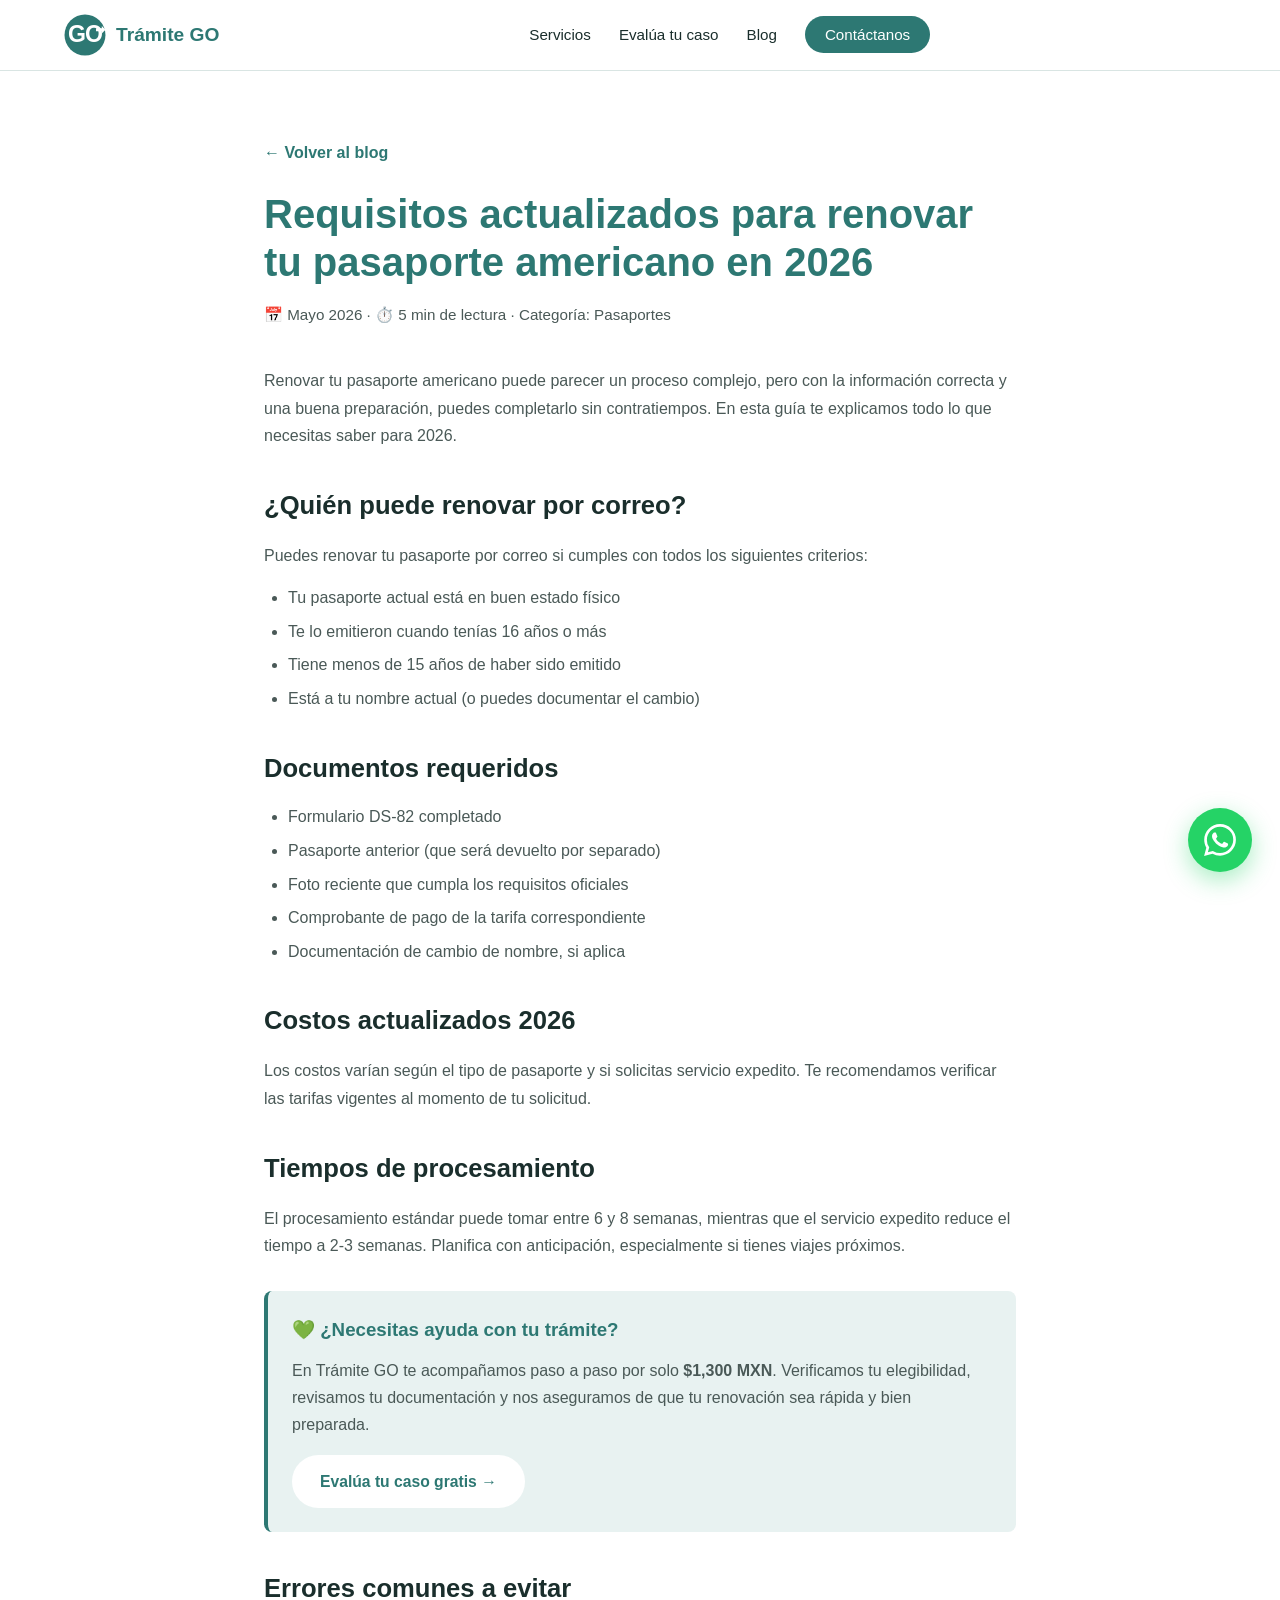
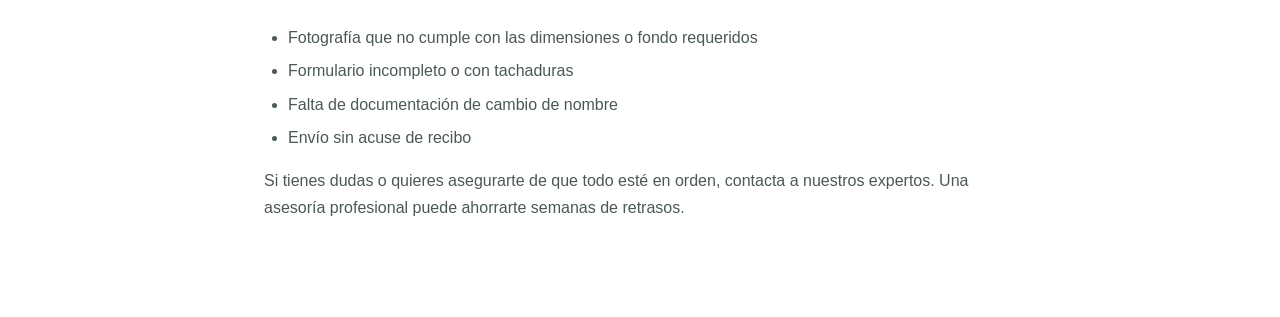
<file: blog/requisitos-pasaporte-americano-2026.html>
<!DOCTYPE html>
<html lang="es">
<head>
  <meta charset="UTF-8">
  <meta name="viewport" content="width=device-width, initial-scale=1.0">
  <title>Requisitos para renovar pasaporte americano 2026 | Trámite GO</title>
  <meta name="description" content="Guía actualizada con los requisitos, costos y pasos para renovar tu pasaporte americano en 2026. Asesoría profesional con Trámite GO.">
  <meta name="keywords" content="pasaporte americano, renovar pasaporte, requisitos pasaporte 2026, pasaporte EEUU, trámite pasaporte americano">
  <link rel="icon" type="image/svg+xml" href="../assets/logo.svg">
  <link rel="stylesheet" href="../styles.css">
  <style>
    .blog-post { padding: 140px 24px 80px; max-width: 800px; margin: 0 auto; }
    .blog-post h1 { font-size: 2.5rem; color: var(--primary); margin-bottom: 16px; line-height: 1.2; }
    .blog-post .meta { color: var(--text-soft); font-size: 0.95rem; margin-bottom: 40px; }
    .blog-post h2 { font-size: 1.6rem; margin: 36px 0 16px; color: var(--text); }
    .blog-post p { margin-bottom: 16px; line-height: 1.7; color: var(--text-soft); }
    .blog-post ul { margin: 16px 0 16px 24px; color: var(--text-soft); }
    .blog-post li { margin-bottom: 8px; }
    .back-link { color: var(--primary); text-decoration: none; font-weight: 600; display: inline-block; margin-bottom: 24px; }
    .cta-box { background: var(--primary-bg); border-left: 4px solid var(--primary); padding: 24px; border-radius: var(--radius-sm); margin: 32px 0; }
    .cta-box h3 { color: var(--primary); margin-bottom: 12px; }
  </style>
</head>
<body>

  <nav class="navbar">
    <div class="nav-container">
      <a href="../index.html" class="nav-logo">
        <img src="../assets/logo.svg" alt="Trámite GO Logo">
        <span>Trámite GO</span>
      </a>
      <ul class="nav-menu">
        <li><a href="../index.html#servicios">Servicios</a></li>
        <li><a href="../index.html#evaluador">Evalúa tu caso</a></li>
        <li><a href="../index.html#blog">Blog</a></li>
        <li><a href="../index.html#contacto" class="nav-cta">Contáctanos</a></li>
      </ul>
    </div>
  </nav>

  <article class="blog-post">
    <a href="../index.html#blog" class="back-link">← Volver al blog</a>
    <h1>Requisitos actualizados para renovar tu pasaporte americano en 2026</h1>
    <p class="meta">📅 Mayo 2026 · ⏱️ 5 min de lectura · Categoría: Pasaportes</p>

    <p>Renovar tu pasaporte americano puede parecer un proceso complejo, pero con la información correcta y una buena preparación, puedes completarlo sin contratiempos. En esta guía te explicamos todo lo que necesitas saber para 2026.</p>

    <h2>¿Quién puede renovar por correo?</h2>
    <p>Puedes renovar tu pasaporte por correo si cumples con todos los siguientes criterios:</p>
    <ul>
      <li>Tu pasaporte actual está en buen estado físico</li>
      <li>Te lo emitieron cuando tenías 16 años o más</li>
      <li>Tiene menos de 15 años de haber sido emitido</li>
      <li>Está a tu nombre actual (o puedes documentar el cambio)</li>
    </ul>

    <h2>Documentos requeridos</h2>
    <ul>
      <li>Formulario DS-82 completado</li>
      <li>Pasaporte anterior (que será devuelto por separado)</li>
      <li>Foto reciente que cumpla los requisitos oficiales</li>
      <li>Comprobante de pago de la tarifa correspondiente</li>
      <li>Documentación de cambio de nombre, si aplica</li>
    </ul>

    <h2>Costos actualizados 2026</h2>
    <p>Los costos varían según el tipo de pasaporte y si solicitas servicio expedito. Te recomendamos verificar las tarifas vigentes al momento de tu solicitud.</p>

    <h2>Tiempos de procesamiento</h2>
    <p>El procesamiento estándar puede tomar entre 6 y 8 semanas, mientras que el servicio expedito reduce el tiempo a 2-3 semanas. Planifica con anticipación, especialmente si tienes viajes próximos.</p>

    <div class="cta-box">
      <h3>💚 ¿Necesitas ayuda con tu trámite?</h3>
      <p style="margin-bottom: 16px;">En Trámite GO te acompañamos paso a paso por solo <strong>$1,300 MXN</strong>. Verificamos tu elegibilidad, revisamos tu documentación y nos aseguramos de que tu renovación sea rápida y bien preparada.</p>
      <a href="../index.html#evaluador" class="btn btn-primary">Evalúa tu caso gratis →</a>
    </div>

    <h2>Errores comunes a evitar</h2>
    <ul>
      <li>Fotografía que no cumple con las dimensiones o fondo requeridos</li>
      <li>Formulario incompleto o con tachaduras</li>
      <li>Falta de documentación de cambio de nombre</li>
      <li>Envío sin acuse de recibo</li>
    </ul>

    <p>Si tienes dudas o quieres asegurarte de que todo esté en orden, contacta a nuestros expertos. Una asesoría profesional puede ahorrarte semanas de retrasos.</p>

  </article>

  <a href="https://wa.me/5216645298312" class="whatsapp-float" target="_blank" aria-label="WhatsApp">
    <svg viewBox="0 0 24 24" fill="white">
      <path d="M17.472 14.382c-.297-.149-1.758-.867-2.03-.967-.273-.099-.471-.148-.67.15-.197.297-.767.966-.94 1.164-.173.199-.347.223-.644.075-.297-.15-1.255-.463-2.39-1.475-.883-.788-1.48-1.761-1.653-2.059-.173-.297-.018-.458.13-.606.134-.133.298-.347.446-.52.149-.174.198-.298.298-.497.099-.198.05-.371-.025-.52-.075-.149-.669-1.612-.916-2.207-.242-.579-.487-.5-.669-.51-.173-.008-.371-.01-.57-.01-.198 0-.52.074-.792.372-.272.297-1.04 1.016-1.04 2.479 0 1.462 1.065 2.875 1.213 3.074.149.198 2.096 3.2 5.077 4.487.709.306 1.262.489 1.694.625.712.227 1.36.195 1.871.118.571-.085 1.758-.719 2.006-1.413.248-.694.248-1.289.173-1.413-.074-.124-.272-.198-.57-.347m-5.421 7.403h-.004a9.87 9.87 0 01-5.031-1.378l-.361-.214-3.741.982.998-3.648-.235-.374a9.86 9.86 0 01-1.51-5.26c.001-5.45 4.436-9.884 9.888-9.884 2.64 0 5.122 1.03 6.988 2.898a9.825 9.825 0 012.893 6.994c-.003 5.45-4.437 9.884-9.885 9.884m8.413-18.297A11.815 11.815 0 0012.05 0C5.495 0 .16 5.335.157 11.892c0 2.096.547 4.142 1.588 5.945L.057 24l6.305-1.654a11.882 11.882 0 005.683 1.448h.005c6.554 0 11.89-5.335 11.893-11.893a11.821 11.821 0 00-3.48-8.413z"/>
    </svg>
  </a>

</body>
</html>
</file>
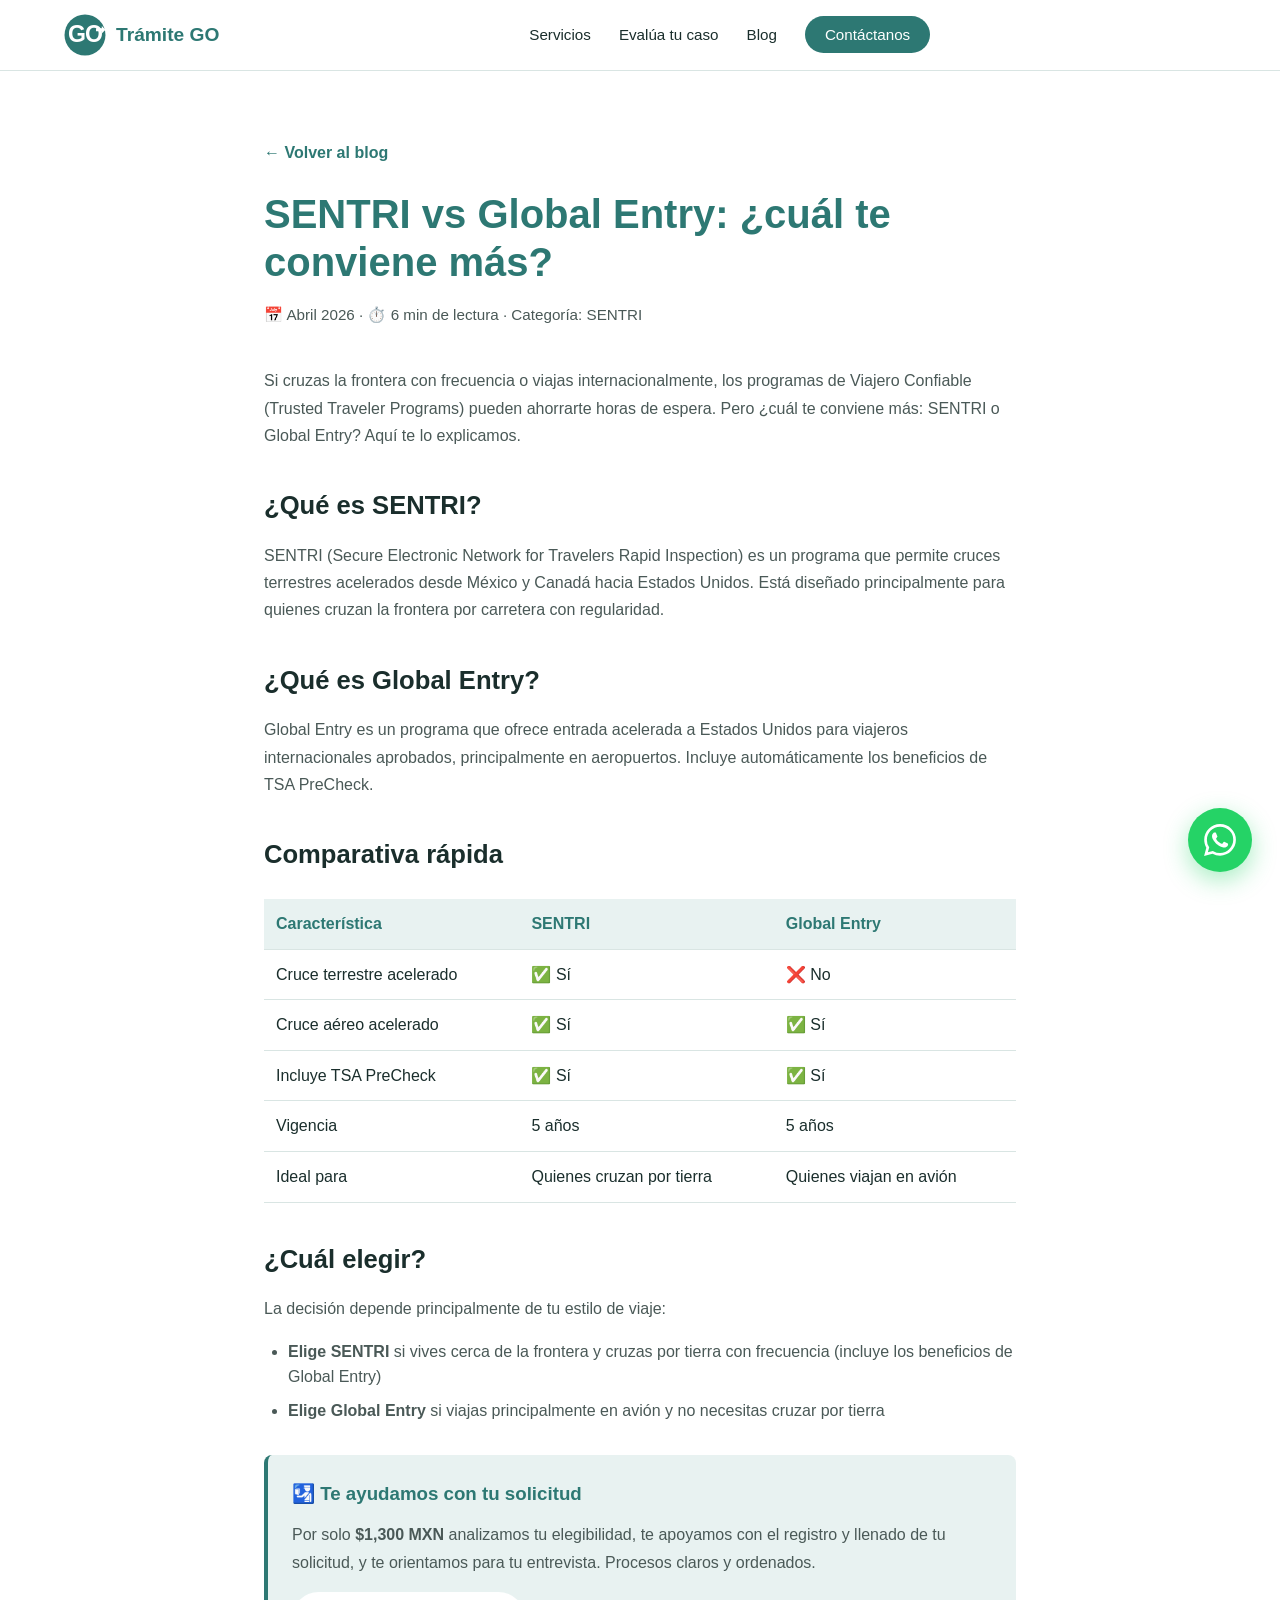
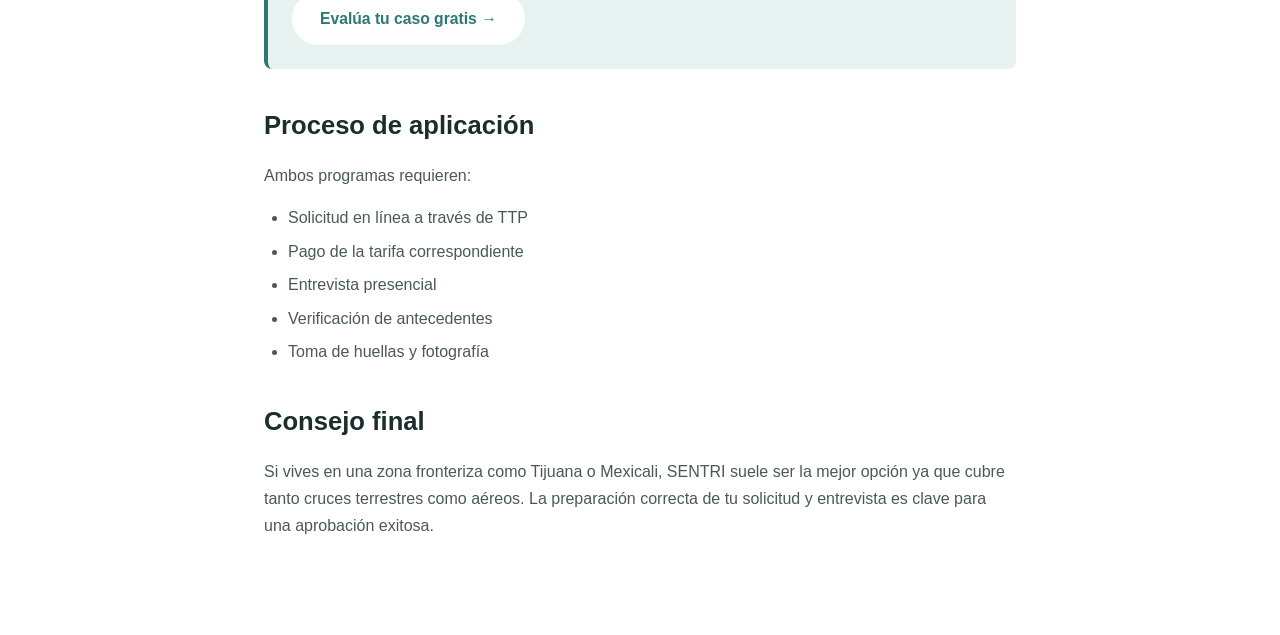
<file: blog/sentri-global-entry-diferencias.html>
<!DOCTYPE html>
<html lang="es">
<head>
  <meta charset="UTF-8">
  <meta name="viewport" content="width=device-width, initial-scale=1.0">
  <title>SENTRI vs Global Entry: ¿Cuál te conviene? | Trámite GO</title>
  <meta name="description" content="Comparativa completa entre SENTRI y Global Entry. Diferencias, costos, beneficios y cuál es mejor según tu situación.">
  <meta name="keywords" content="SENTRI, Global Entry, programa viajero confiable, diferencia SENTRI Global Entry, cruce frontera EEUU">
  <link rel="icon" type="image/svg+xml" href="../assets/logo.svg">
  <link rel="stylesheet" href="../styles.css">
  <style>
    .blog-post { padding: 140px 24px 80px; max-width: 800px; margin: 0 auto; }
    .blog-post h1 { font-size: 2.5rem; color: var(--primary); margin-bottom: 16px; line-height: 1.2; }
    .blog-post .meta { color: var(--text-soft); font-size: 0.95rem; margin-bottom: 40px; }
    .blog-post h2 { font-size: 1.6rem; margin: 36px 0 16px; color: var(--text); }
    .blog-post p { margin-bottom: 16px; line-height: 1.7; color: var(--text-soft); }
    .blog-post ul { margin: 16px 0 16px 24px; color: var(--text-soft); }
    .blog-post li { margin-bottom: 8px; }
    .back-link { color: var(--primary); text-decoration: none; font-weight: 600; display: inline-block; margin-bottom: 24px; }
    .cta-box { background: var(--primary-bg); border-left: 4px solid var(--primary); padding: 24px; border-radius: var(--radius-sm); margin: 32px 0; }
    .cta-box h3 { color: var(--primary); margin-bottom: 12px; }
    .compare-table { width: 100%; border-collapse: collapse; margin: 24px 0; }
    .compare-table th, .compare-table td { padding: 12px; text-align: left; border-bottom: 1px solid var(--border); }
    .compare-table th { background: var(--primary-bg); color: var(--primary); font-weight: 700; }
  </style>
</head>
<body>

  <nav class="navbar">
    <div class="nav-container">
      <a href="../index.html" class="nav-logo">
        <img src="../assets/logo.svg" alt="Trámite GO Logo">
        <span>Trámite GO</span>
      </a>
      <ul class="nav-menu">
        <li><a href="../index.html#servicios">Servicios</a></li>
        <li><a href="../index.html#evaluador">Evalúa tu caso</a></li>
        <li><a href="../index.html#blog">Blog</a></li>
        <li><a href="../index.html#contacto" class="nav-cta">Contáctanos</a></li>
      </ul>
    </div>
  </nav>

  <article class="blog-post">
    <a href="../index.html#blog" class="back-link">← Volver al blog</a>
    <h1>SENTRI vs Global Entry: ¿cuál te conviene más?</h1>
    <p class="meta">📅 Abril 2026 · ⏱️ 6 min de lectura · Categoría: SENTRI</p>

    <p>Si cruzas la frontera con frecuencia o viajas internacionalmente, los programas de Viajero Confiable (Trusted Traveler Programs) pueden ahorrarte horas de espera. Pero ¿cuál te conviene más: SENTRI o Global Entry? Aquí te lo explicamos.</p>

    <h2>¿Qué es SENTRI?</h2>
    <p>SENTRI (Secure Electronic Network for Travelers Rapid Inspection) es un programa que permite cruces terrestres acelerados desde México y Canadá hacia Estados Unidos. Está diseñado principalmente para quienes cruzan la frontera por carretera con regularidad.</p>

    <h2>¿Qué es Global Entry?</h2>
    <p>Global Entry es un programa que ofrece entrada acelerada a Estados Unidos para viajeros internacionales aprobados, principalmente en aeropuertos. Incluye automáticamente los beneficios de TSA PreCheck.</p>

    <h2>Comparativa rápida</h2>
    <table class="compare-table">
      <thead>
        <tr>
          <th>Característica</th>
          <th>SENTRI</th>
          <th>Global Entry</th>
        </tr>
      </thead>
      <tbody>
        <tr>
          <td>Cruce terrestre acelerado</td>
          <td>✅ Sí</td>
          <td>❌ No</td>
        </tr>
        <tr>
          <td>Cruce aéreo acelerado</td>
          <td>✅ Sí</td>
          <td>✅ Sí</td>
        </tr>
        <tr>
          <td>Incluye TSA PreCheck</td>
          <td>✅ Sí</td>
          <td>✅ Sí</td>
        </tr>
        <tr>
          <td>Vigencia</td>
          <td>5 años</td>
          <td>5 años</td>
        </tr>
        <tr>
          <td>Ideal para</td>
          <td>Quienes cruzan por tierra</td>
          <td>Quienes viajan en avión</td>
        </tr>
      </tbody>
    </table>

    <h2>¿Cuál elegir?</h2>
    <p>La decisión depende principalmente de tu estilo de viaje:</p>
    <ul>
      <li><strong>Elige SENTRI</strong> si vives cerca de la frontera y cruzas por tierra con frecuencia (incluye los beneficios de Global Entry)</li>
      <li><strong>Elige Global Entry</strong> si viajas principalmente en avión y no necesitas cruzar por tierra</li>
    </ul>

    <div class="cta-box">
      <h3>🛂 Te ayudamos con tu solicitud</h3>
      <p style="margin-bottom: 16px;">Por solo <strong>$1,300 MXN</strong> analizamos tu elegibilidad, te apoyamos con el registro y llenado de tu solicitud, y te orientamos para tu entrevista. Procesos claros y ordenados.</p>
      <a href="../index.html#evaluador" class="btn btn-primary">Evalúa tu caso gratis →</a>
    </div>

    <h2>Proceso de aplicación</h2>
    <p>Ambos programas requieren:</p>
    <ul>
      <li>Solicitud en línea a través de TTP</li>
      <li>Pago de la tarifa correspondiente</li>
      <li>Entrevista presencial</li>
      <li>Verificación de antecedentes</li>
      <li>Toma de huellas y fotografía</li>
    </ul>

    <h2>Consejo final</h2>
    <p>Si vives en una zona fronteriza como Tijuana o Mexicali, SENTRI suele ser la mejor opción ya que cubre tanto cruces terrestres como aéreos. La preparación correcta de tu solicitud y entrevista es clave para una aprobación exitosa.</p>

  </article>

  <a href="https://wa.me/5216645298312" class="whatsapp-float" target="_blank" aria-label="WhatsApp">
    <svg viewBox="0 0 24 24" fill="white">
      <path d="M17.472 14.382c-.297-.149-1.758-.867-2.03-.967-.273-.099-.471-.148-.67.15-.197.297-.767.966-.94 1.164-.173.199-.347.223-.644.075-.297-.15-1.255-.463-2.39-1.475-.883-.788-1.48-1.761-1.653-2.059-.173-.297-.018-.458.13-.606.134-.133.298-.347.446-.52.149-.174.198-.298.298-.497.099-.198.05-.371-.025-.52-.075-.149-.669-1.612-.916-2.207-.242-.579-.487-.5-.669-.51-.173-.008-.371-.01-.57-.01-.198 0-.52.074-.792.372-.272.297-1.04 1.016-1.04 2.479 0 1.462 1.065 2.875 1.213 3.074.149.198 2.096 3.2 5.077 4.487.709.306 1.262.489 1.694.625.712.227 1.36.195 1.871.118.571-.085 1.758-.719 2.006-1.413.248-.694.248-1.289.173-1.413-.074-.124-.272-.198-.57-.347m-5.421 7.403h-.004a9.87 9.87 0 01-5.031-1.378l-.361-.214-3.741.982.998-3.648-.235-.374a9.86 9.86 0 01-1.51-5.26c.001-5.45 4.436-9.884 9.888-9.884 2.64 0 5.122 1.03 6.988 2.898a9.825 9.825 0 012.893 6.994c-.003 5.45-4.437 9.884-9.885 9.884m8.413-18.297A11.815 11.815 0 0012.05 0C5.495 0 .16 5.335.157 11.892c0 2.096.547 4.142 1.588 5.945L.057 24l6.305-1.654a11.882 11.882 0 005.683 1.448h.005c6.554 0 11.89-5.335 11.893-11.893a11.821 11.821 0 00-3.48-8.413z"/>
    </svg>
  </a>

</body>
</html>
</file>
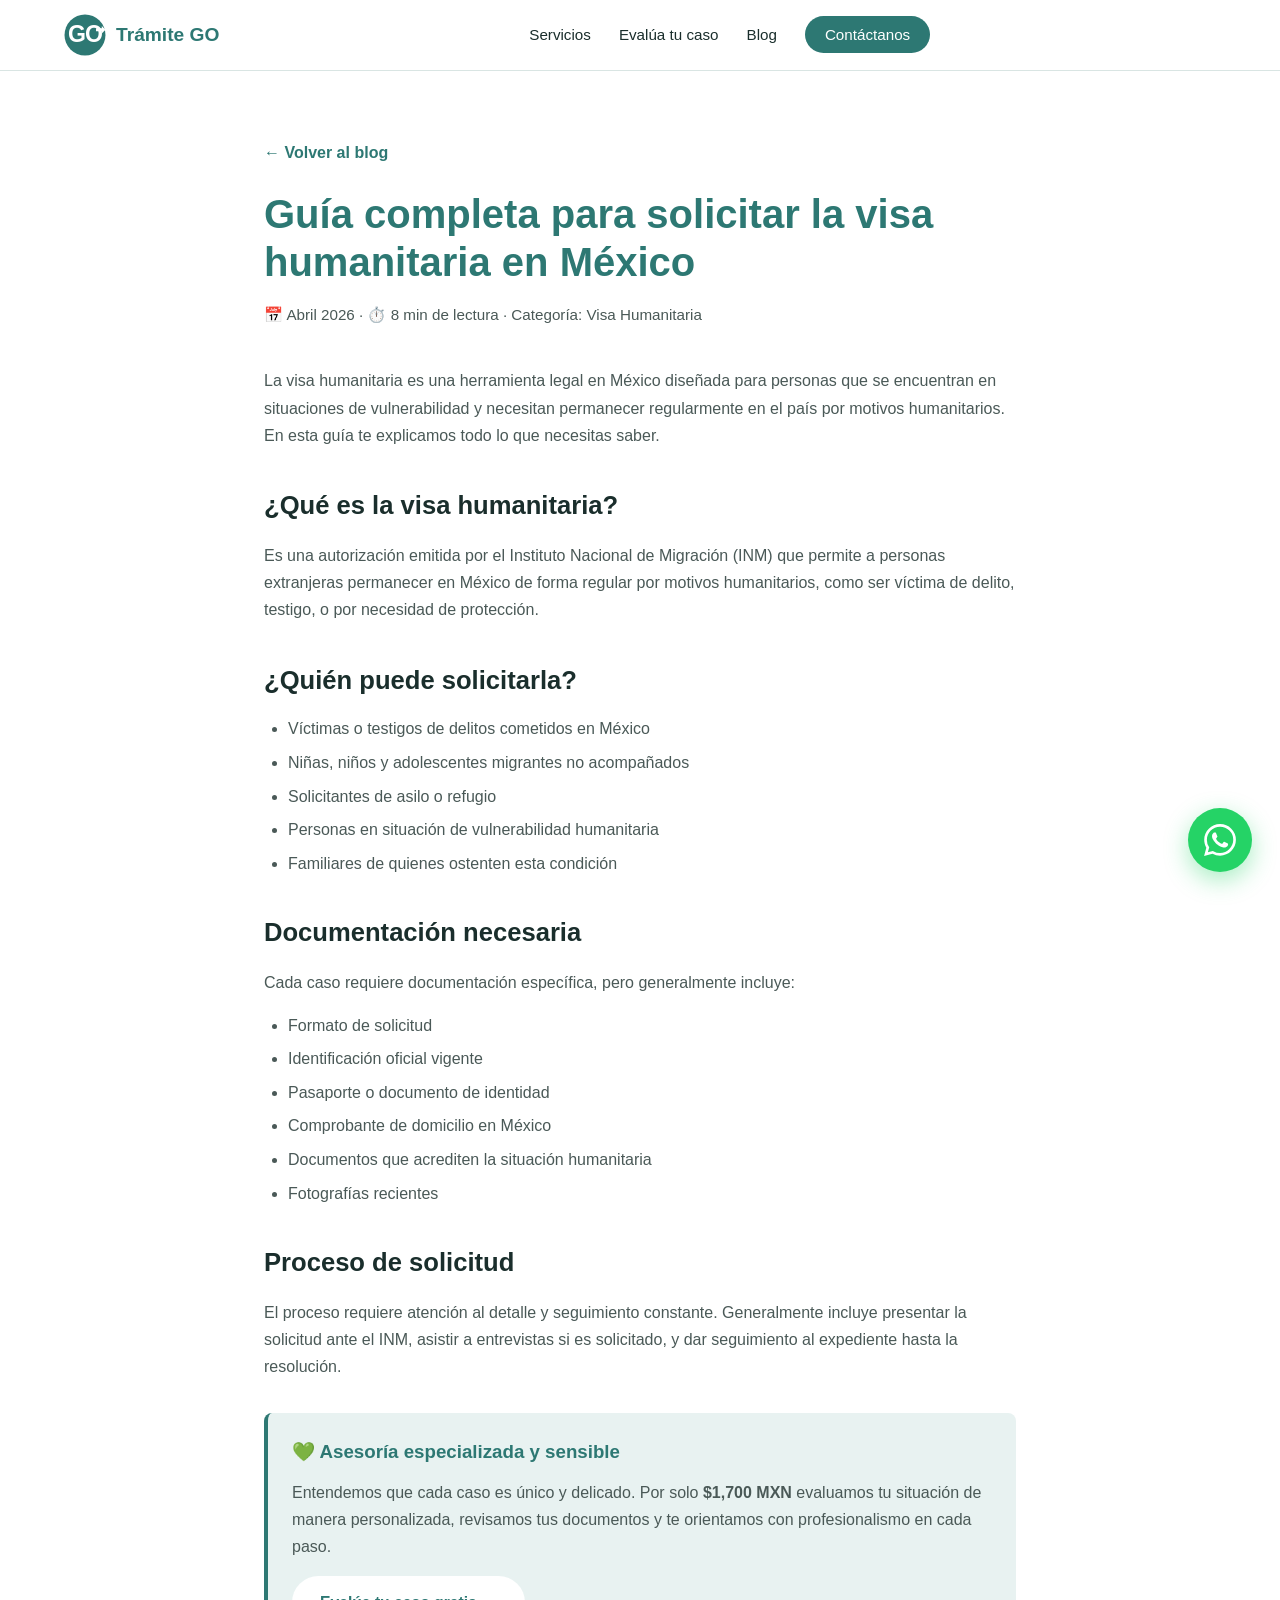
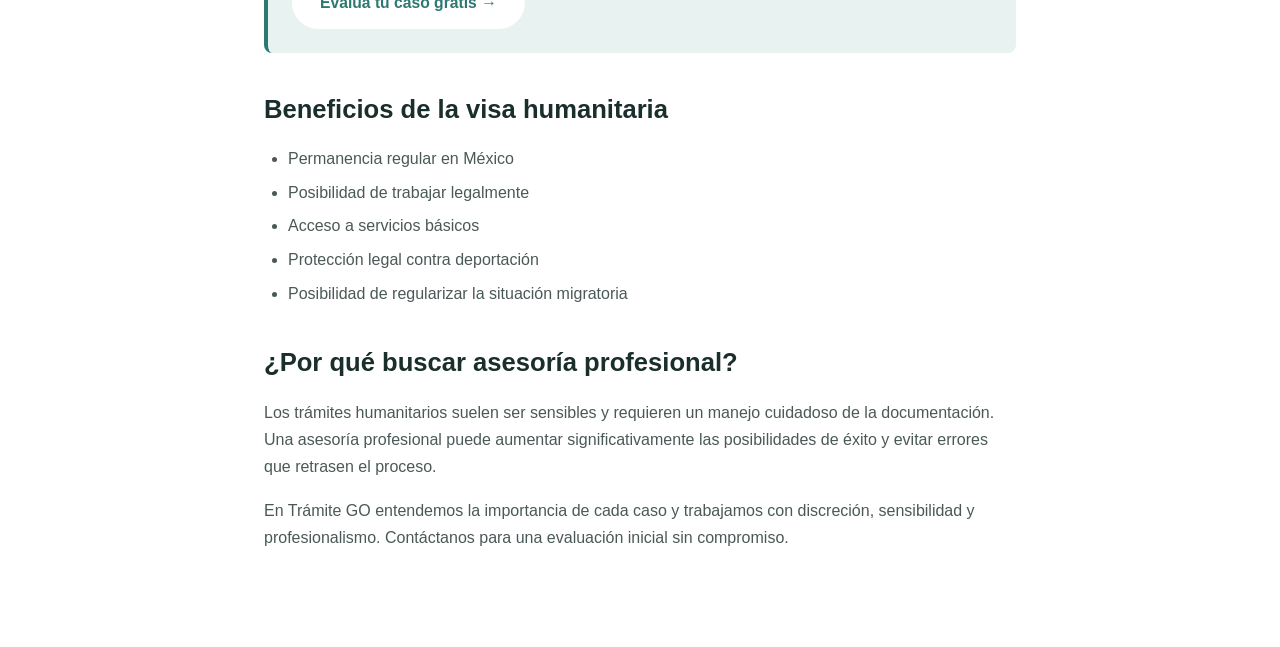
<file: blog/visa-humanitaria-guia.html>
<!DOCTYPE html>
<html lang="es">
<head>
  <meta charset="UTF-8">
  <meta name="viewport" content="width=device-width, initial-scale=1.0">
  <title>Guía completa para solicitar Visa Humanitaria en México | Trámite GO</title>
  <meta name="description" content="Conoce qué es la visa humanitaria, quién puede solicitarla, requisitos y proceso completo. Asesoría profesional con sensibilidad y profesionalismo.">
  <meta name="keywords" content="visa humanitaria, visa humanitaria México, requisitos visa humanitaria, asesoría migratoria, INM visa">
  <link rel="icon" type="image/svg+xml" href="../assets/logo.svg">
  <link rel="stylesheet" href="../styles.css">
  <style>
    .blog-post { padding: 140px 24px 80px; max-width: 800px; margin: 0 auto; }
    .blog-post h1 { font-size: 2.5rem; color: var(--primary); margin-bottom: 16px; line-height: 1.2; }
    .blog-post .meta { color: var(--text-soft); font-size: 0.95rem; margin-bottom: 40px; }
    .blog-post h2 { font-size: 1.6rem; margin: 36px 0 16px; color: var(--text); }
    .blog-post p { margin-bottom: 16px; line-height: 1.7; color: var(--text-soft); }
    .blog-post ul { margin: 16px 0 16px 24px; color: var(--text-soft); }
    .blog-post li { margin-bottom: 8px; }
    .back-link { color: var(--primary); text-decoration: none; font-weight: 600; display: inline-block; margin-bottom: 24px; }
    .cta-box { background: var(--primary-bg); border-left: 4px solid var(--primary); padding: 24px; border-radius: var(--radius-sm); margin: 32px 0; }
    .cta-box h3 { color: var(--primary); margin-bottom: 12px; }
  </style>
</head>
<body>

  <nav class="navbar">
    <div class="nav-container">
      <a href="../index.html" class="nav-logo">
        <img src="../assets/logo.svg" alt="Trámite GO Logo">
        <span>Trámite GO</span>
      </a>
      <ul class="nav-menu">
        <li><a href="../index.html#servicios">Servicios</a></li>
        <li><a href="../index.html#evaluador">Evalúa tu caso</a></li>
        <li><a href="../index.html#blog">Blog</a></li>
        <li><a href="../index.html#contacto" class="nav-cta">Contáctanos</a></li>
      </ul>
    </div>
  </nav>

  <article class="blog-post">
    <a href="../index.html#blog" class="back-link">← Volver al blog</a>
    <h1>Guía completa para solicitar la visa humanitaria en México</h1>
    <p class="meta">📅 Abril 2026 · ⏱️ 8 min de lectura · Categoría: Visa Humanitaria</p>

    <p>La visa humanitaria es una herramienta legal en México diseñada para personas que se encuentran en situaciones de vulnerabilidad y necesitan permanecer regularmente en el país por motivos humanitarios. En esta guía te explicamos todo lo que necesitas saber.</p>

    <h2>¿Qué es la visa humanitaria?</h2>
    <p>Es una autorización emitida por el Instituto Nacional de Migración (INM) que permite a personas extranjeras permanecer en México de forma regular por motivos humanitarios, como ser víctima de delito, testigo, o por necesidad de protección.</p>

    <h2>¿Quién puede solicitarla?</h2>
    <ul>
      <li>Víctimas o testigos de delitos cometidos en México</li>
      <li>Niñas, niños y adolescentes migrantes no acompañados</li>
      <li>Solicitantes de asilo o refugio</li>
      <li>Personas en situación de vulnerabilidad humanitaria</li>
      <li>Familiares de quienes ostenten esta condición</li>
    </ul>

    <h2>Documentación necesaria</h2>
    <p>Cada caso requiere documentación específica, pero generalmente incluye:</p>
    <ul>
      <li>Formato de solicitud</li>
      <li>Identificación oficial vigente</li>
      <li>Pasaporte o documento de identidad</li>
      <li>Comprobante de domicilio en México</li>
      <li>Documentos que acrediten la situación humanitaria</li>
      <li>Fotografías recientes</li>
    </ul>

    <h2>Proceso de solicitud</h2>
    <p>El proceso requiere atención al detalle y seguimiento constante. Generalmente incluye presentar la solicitud ante el INM, asistir a entrevistas si es solicitado, y dar seguimiento al expediente hasta la resolución.</p>

    <div class="cta-box">
      <h3>💚 Asesoría especializada y sensible</h3>
      <p style="margin-bottom: 16px;">Entendemos que cada caso es único y delicado. Por solo <strong>$1,700 MXN</strong> evaluamos tu situación de manera personalizada, revisamos tus documentos y te orientamos con profesionalismo en cada paso.</p>
      <a href="../index.html#evaluador" class="btn btn-primary">Evalúa tu caso gratis →</a>
    </div>

    <h2>Beneficios de la visa humanitaria</h2>
    <ul>
      <li>Permanencia regular en México</li>
      <li>Posibilidad de trabajar legalmente</li>
      <li>Acceso a servicios básicos</li>
      <li>Protección legal contra deportación</li>
      <li>Posibilidad de regularizar la situación migratoria</li>
    </ul>

    <h2>¿Por qué buscar asesoría profesional?</h2>
    <p>Los trámites humanitarios suelen ser sensibles y requieren un manejo cuidadoso de la documentación. Una asesoría profesional puede aumentar significativamente las posibilidades de éxito y evitar errores que retrasen el proceso.</p>

    <p>En Trámite GO entendemos la importancia de cada caso y trabajamos con discreción, sensibilidad y profesionalismo. Contáctanos para una evaluación inicial sin compromiso.</p>

  </article>

  <a href="https://wa.me/5216645298312" class="whatsapp-float" target="_blank" aria-label="WhatsApp">
    <svg viewBox="0 0 24 24" fill="white">
      <path d="M17.472 14.382c-.297-.149-1.758-.867-2.03-.967-.273-.099-.471-.148-.67.15-.197.297-.767.966-.94 1.164-.173.199-.347.223-.644.075-.297-.15-1.255-.463-2.39-1.475-.883-.788-1.48-1.761-1.653-2.059-.173-.297-.018-.458.13-.606.134-.133.298-.347.446-.52.149-.174.198-.298.298-.497.099-.198.05-.371-.025-.52-.075-.149-.669-1.612-.916-2.207-.242-.579-.487-.5-.669-.51-.173-.008-.371-.01-.57-.01-.198 0-.52.074-.792.372-.272.297-1.04 1.016-1.04 2.479 0 1.462 1.065 2.875 1.213 3.074.149.198 2.096 3.2 5.077 4.487.709.306 1.262.489 1.694.625.712.227 1.36.195 1.871.118.571-.085 1.758-.719 2.006-1.413.248-.694.248-1.289.173-1.413-.074-.124-.272-.198-.57-.347m-5.421 7.403h-.004a9.87 9.87 0 01-5.031-1.378l-.361-.214-3.741.982.998-3.648-.235-.374a9.86 9.86 0 01-1.51-5.26c.001-5.45 4.436-9.884 9.888-9.884 2.64 0 5.122 1.03 6.988 2.898a9.825 9.825 0 012.893 6.994c-.003 5.45-4.437 9.884-9.885 9.884m8.413-18.297A11.815 11.815 0 0012.05 0C5.495 0 .16 5.335.157 11.892c0 2.096.547 4.142 1.588 5.945L.057 24l6.305-1.654a11.882 11.882 0 005.683 1.448h.005c6.554 0 11.89-5.335 11.893-11.893a11.821 11.821 0 00-3.48-8.413z"/>
    </svg>
  </a>

</body>
</html>
</file>
<file: styles.css>
/* =========================================
   TRÁMITE GO - Estilos completos
   ========================================= */

:root {
  --primary: #2D7873;
  --primary-dark: #1F5A56;
  --primary-light: #4A9994;
  --primary-bg: #E8F2F1;
  --accent: #F4B860;
  --text: #1A2E2C;
  --text-soft: #4A5957;
  --bg: #FFFFFF;
  --bg-alt: #F7FAFA;
  --border: #D9E5E3;
  --shadow-sm: 0 2px 8px rgba(45, 120, 115, 0.08);
  --shadow-md: 0 8px 24px rgba(45, 120, 115, 0.12);
  --shadow-lg: 0 16px 40px rgba(45, 120, 115, 0.18);
  --radius: 16px;
  --radius-sm: 8px;
  --transition: all 0.3s ease;
}

* { margin: 0; padding: 0; box-sizing: border-box; }
html { scroll-behavior: smooth; scroll-padding-top: 100px; }

body {
  font-family: 'Inter', -apple-system, BlinkMacSystemFont, 'Segoe UI', Roboto, sans-serif;
  color: var(--text);
  background: var(--bg);
  line-height: 1.6;
  overflow-x: hidden;
}

/* ===== NAVEGACIÓN ===== */
.navbar {
  position: fixed;
  top: 0;
  width: 100%;
  background: rgba(255, 255, 255, 0.96);
  backdrop-filter: blur(12px);
  z-index: 1000;
  border-bottom: 1px solid var(--border);
}

.nav-container {
  max-width: 1200px;
  margin: 0 auto;
  padding: 14px 24px;
  display: flex;
  justify-content: space-between;
  align-items: center;
  gap: 24px;
}

.nav-logo {
  display: flex;
  align-items: center;
  gap: 10px;
  text-decoration: none;
  color: var(--primary);
  font-weight: 800;
  font-size: 1.2rem;
  flex-shrink: 0;
}

.nav-logo img { height: 42px; width: 42px; }

.nav-menu {
  display: flex;
  gap: 28px;
  list-style: none;
  margin: 0 auto;
}

.nav-menu a {
  color: var(--text);
  text-decoration: none;
  font-weight: 500;
  font-size: 0.95rem;
  transition: var(--transition);
  position: relative;
}

.nav-menu a:hover { color: var(--primary); }

.nav-menu a::after {
  content: '';
  position: absolute;
  bottom: -6px;
  left: 0;
  width: 0;
  height: 2px;
  background: var(--primary);
  transition: width 0.3s ease;
}

.nav-menu a:hover::after { width: 100%; }

.nav-actions {
  display: flex;
  align-items: center;
  gap: 12px;
}

.nav-cta {
  background: var(--primary);
  color: white !important;
  padding: 10px 20px;
  border-radius: 50px;
  text-decoration: none;
  font-weight: 600;
  font-size: 0.95rem;
  transition: var(--transition);
}

.nav-cta:hover { background: var(--primary-dark); transform: translateY(-2px); }
.nav-cta::after { display: none; }

.cart-btn {
  position: relative;
  background: var(--primary-bg);
  color: var(--primary);
  border: none;
  width: 44px;
  height: 44px;
  border-radius: 50%;
  cursor: pointer;
  display: flex;
  align-items: center;
  justify-content: center;
  transition: var(--transition);
}

.cart-btn:hover { background: var(--primary); color: white; transform: translateY(-2px); }

.cart-count {
  position: absolute;
  top: -4px;
  right: -4px;
  background: #EF4444;
  color: white;
  width: 22px;
  height: 22px;
  border-radius: 50%;
  display: flex;
  align-items: center;
  justify-content: center;
  font-size: 0.75rem;
  font-weight: 700;
  border: 2px solid white;
}

.menu-toggle {
  display: none;
  background: none;
  border: none;
  cursor: pointer;
  font-size: 1.5rem;
  color: var(--primary);
}

/* ===== BANNER PROMOCIÓN ===== */
.promo-banner {
  background: linear-gradient(90deg, var(--primary) 0%, var(--primary-light) 100%);
  color: white;
  text-align: center;
  padding: 10px 20px;
  font-size: 0.9rem;
  font-weight: 500;
  position: fixed;
  top: 70px;
  width: 100%;
  z-index: 999;
}

.promo-banner span { margin: 0 8px; }

/* ===== HERO ===== */
.hero {
  background: linear-gradient(135deg, var(--primary) 0%, var(--primary-dark) 100%);
  color: white;
  padding: 160px 24px 100px;
  position: relative;
  overflow: hidden;
}

.hero::before {
  content: '';
  position: absolute;
  top: -50%;
  right: -20%;
  width: 600px;
  height: 600px;
  background: rgba(255, 255, 255, 0.05);
  border-radius: 50%;
}

.hero::after {
  content: '';
  position: absolute;
  bottom: -30%;
  left: -10%;
  width: 400px;
  height: 400px;
  background: rgba(255, 255, 255, 0.04);
  border-radius: 50%;
}

.hero-container {
  max-width: 1200px;
  margin: 0 auto;
  display: grid;
  grid-template-columns: 1.2fr 1fr;
  gap: 60px;
  align-items: center;
  position: relative;
  z-index: 1;
}

.hero-content h1 {
  font-size: 3.5rem;
  font-weight: 900;
  line-height: 1.05;
  margin-bottom: 16px;
  letter-spacing: -1.5px;
}

.hero-subtitle {
  font-size: 1.4rem;
  font-weight: 300;
  margin-bottom: 20px;
  opacity: 0.95;
}

.hero-description {
  font-size: 1.05rem;
  margin-bottom: 32px;
  opacity: 0.9;
  max-width: 520px;
}

.hero-buttons {
  display: flex;
  gap: 12px;
  flex-wrap: wrap;
}

.btn {
  display: inline-flex;
  align-items: center;
  gap: 8px;
  padding: 14px 28px;
  border-radius: 50px;
  text-decoration: none;
  font-weight: 600;
  font-size: 0.98rem;
  transition: var(--transition);
  border: none;
  cursor: pointer;
  font-family: inherit;
  white-space: nowrap;
}

.btn-primary {
  background: white;
  color: var(--primary);
}

.btn-primary:hover { transform: translateY(-3px); box-shadow: 0 10px 30px rgba(0, 0, 0, 0.2); }

.btn-secondary {
  background: transparent;
  color: white;
  border: 2px solid white;
}

.btn-secondary:hover { background: white; color: var(--primary); }

.btn-cta-primary {
  background: var(--primary);
  color: white;
  padding: 14px 32px;
  border-radius: 50px;
  text-decoration: none;
  font-weight: 600;
  border: none;
  cursor: pointer;
  font-size: 1rem;
  transition: var(--transition);
  display: inline-flex;
  align-items: center;
  gap: 8px;
}

.btn-cta-primary:hover { background: var(--primary-dark); transform: translateY(-2px); box-shadow: var(--shadow-md); }

.btn-cta-secondary {
  background: transparent;
  color: var(--primary);
  border: 2px solid var(--primary);
  padding: 12px 28px;
  border-radius: 50px;
  cursor: pointer;
  font-weight: 600;
  font-size: 1rem;
  transition: var(--transition);
}

.btn-cta-secondary:hover { background: var(--primary); color: white; }

.btn-full { width: 100%; justify-content: center; }

.hero-trust {
  display: flex;
  gap: 10px;
  margin-top: 32px;
  flex-wrap: wrap;
}

.trust-item {
  display: flex;
  align-items: center;
  gap: 8px;
  font-size: 0.9rem;
  background: rgba(255, 255, 255, 0.1);
  padding: 8px 14px;
  border-radius: 50px;
  border: 1px solid rgba(255, 255, 255, 0.15);
}

.trust-item svg { color: #4FE3A0; flex-shrink: 0; }

.hero-flags {
  margin-top: 28px;
  padding: 14px 20px;
  background: rgba(255, 255, 255, 0.08);
  border-radius: var(--radius);
  display: inline-flex;
  flex-direction: column;
  align-items: center;
  gap: 6px;
  border: 1px solid rgba(255, 255, 255, 0.15);
}

.flag-text { font-size: 0.85rem; opacity: 0.9; font-weight: 500; }
.flags-row { display: flex; align-items: center; gap: 16px; }
.flag-img { width: 50px; height: 33px; border-radius: 4px; box-shadow: 0 2px 8px rgba(0,0,0,0.3); }
.flag-arrow { font-size: 1.3rem; color: white; opacity: 0.7; }

.hero-image { display: flex; justify-content: center; align-items: center; }

.hero-logo-circle {
  position: relative;
  width: 320px;
  height: 320px;
  background: white;
  border-radius: 50%;
  display: flex;
  justify-content: center;
  align-items: center;
  box-shadow: 0 20px 60px rgba(0, 0, 0, 0.2);
  animation: float 6s ease-in-out infinite;
}

.hero-logo-circle img { width: 250px; height: 250px; }

.hero-badge {
  position: absolute;
  bottom: 10px;
  right: 10px;
  width: 80px;
  height: 80px;
  background: white;
  border-radius: 50%;
  display: flex;
  align-items: center;
  justify-content: center;
  box-shadow: 0 6px 20px rgba(0, 0, 0, 0.25);
  animation: badgePulse 3s ease-in-out infinite;
}

.hero-badge img { width: 60px; height: 60px; }

@keyframes float { 0%, 100% { transform: translateY(0); } 50% { transform: translateY(-15px); } }
@keyframes badgePulse { 0%, 100% { transform: scale(1); } 50% { transform: scale(1.08); } }

/* ===== TRUST BAR ===== */
.trust-bar { background: white; padding: 60px 24px; border-bottom: 1px solid var(--border); }

.trust-bar-grid {
  max-width: 1200px;
  margin: 0 auto;
  display: grid;
  grid-template-columns: repeat(auto-fit, minmax(220px, 1fr));
  gap: 32px;
}

.trust-bar-item { text-align: center; padding: 16px; }

.trust-bar-icon {
  width: 64px;
  height: 64px;
  margin: 0 auto 16px;
  background: var(--primary-bg);
  border-radius: 50%;
  display: flex;
  align-items: center;
  justify-content: center;
  color: var(--primary);
}

.trust-bar-item h4 { font-size: 1.05rem; font-weight: 700; color: var(--text); margin-bottom: 8px; }
.trust-bar-item p { font-size: 0.9rem; color: var(--text-soft); line-height: 1.5; }

/* ===== SECCIONES ===== */
.section { padding: 100px 24px; }
.section-alt { background: var(--bg-alt); }
.container { max-width: 1200px; margin: 0 auto; }

.section-header { text-align: center; margin-bottom: 60px; }

.section-tag {
  display: inline-block;
  background: var(--primary-bg);
  color: var(--primary);
  padding: 6px 16px;
  border-radius: 50px;
  font-size: 0.85rem;
  font-weight: 600;
  margin-bottom: 16px;
  text-transform: uppercase;
  letter-spacing: 0.5px;
}

.section-title {
  font-size: 2.5rem;
  font-weight: 800;
  color: var(--text);
  margin-bottom: 16px;
  letter-spacing: -0.5px;
}

.section-subtitle {
  font-size: 1.1rem;
  color: var(--text-soft);
  max-width: 700px;
  margin: 0 auto;
}

/* ===== SERVICIOS ===== */
.services-grid {
  display: grid;
  grid-template-columns: repeat(auto-fit, minmax(320px, 1fr));
  gap: 24px;
}

.service-card {
  background: white;
  border: 1px solid var(--border);
  border-radius: var(--radius);
  padding: 28px;
  transition: var(--transition);
  position: relative;
  overflow: hidden;
  display: flex;
  flex-direction: column;
}

.service-card::before {
  content: '';
  position: absolute;
  top: 0;
  left: 0;
  width: 100%;
  height: 4px;
  background: linear-gradient(90deg, var(--primary), var(--primary-light));
  transform: scaleX(0);
  transform-origin: left;
  transition: transform 0.4s ease;
}

.service-card:hover { transform: translateY(-6px); box-shadow: var(--shadow-lg); border-color: var(--primary); }
.service-card:hover::before { transform: scaleX(1); }

.service-icon {
  width: 56px;
  height: 56px;
  background: var(--primary-bg);
  border-radius: 14px;
  display: flex;
  align-items: center;
  justify-content: center;
  margin-bottom: 16px;
  font-size: 1.6rem;
}

.service-title { font-size: 1.3rem; font-weight: 700; color: var(--text); margin-bottom: 10px; }

.service-description { color: var(--text-soft); margin-bottom: 16px; font-size: 0.95rem; flex-grow: 1; }

.service-price-box {
  margin-bottom: 16px;
  padding-bottom: 16px;
  border-bottom: 1px dashed var(--border);
}

.service-price {
  font-size: 1.8rem;
  font-weight: 800;
  color: var(--primary);
  margin-bottom: 8px;
}

.service-price .currency { font-size: 1rem; font-weight: 500; opacity: 0.7; }

/* === PROMOCIÓN DEL MES === */
.promo-badge {
  display: inline-block;
  background: linear-gradient(135deg, #E63946 0%, #F4B860 100%);
  color: white;
  font-size: 0.72rem;
  font-weight: 700;
  letter-spacing: 0.5px;
  text-transform: uppercase;
  padding: 4px 10px;
  border-radius: 12px;
  margin-bottom: 8px;
  box-shadow: 0 2px 6px rgba(230, 57, 70, 0.25);
  animation: promoPulse 2s ease-in-out infinite;
}

@keyframes promoPulse {
  0%, 100% { transform: scale(1); }
  50% { transform: scale(1.05); }
}

.service-price-old {
  display: inline-block;
  font-size: 1.05rem;
  font-weight: 600;
  color: #999;
  text-decoration: line-through;
  text-decoration-color: #E63946;
  text-decoration-thickness: 2px;
  margin-right: 8px;
  vertical-align: middle;
}

.service-price-new {
  display: inline-block;
  font-size: 1.8rem;
  font-weight: 800;
  color: var(--primary);
  vertical-align: middle;
}

.service-price-new .currency { font-size: 1rem; font-weight: 500; opacity: 0.7; }

.service-price-promo {
  margin-bottom: 8px;
  line-height: 1.2;
}
/* === FIN PROMOCIÓN DEL MES === */

.service-price-note {
  display: inline-block;
  background: var(--primary-bg);
  color: var(--primary);
  padding: 6px 14px;
  border-radius: 20px;
  font-size: 0.85rem;
  font-weight: 600;
  margin-bottom: 8px;
}

.service-verified {
  display: inline-flex;
  align-items: center;
  gap: 6px;
  color: var(--primary);
  font-size: 0.82rem;
  font-weight: 600;
  margin-top: 8px;
}

.service-verified svg {
  background: var(--primary);
  color: white;
  border-radius: 50%;
  padding: 2px;
  flex-shrink: 0;
}

.service-actions {
  display: flex;
  flex-direction: column;
  gap: 8px;
  margin-top: auto;
}

.btn-evaluate, .btn-buy, .btn-cotizar {
  display: flex;
  align-items: center;
  justify-content: center;
  gap: 8px;
  padding: 12px 16px;
  border-radius: 50px;
  border: none;
  font-weight: 600;
  font-size: 0.92rem;
  cursor: pointer;
  font-family: inherit;
  transition: var(--transition);
}

.btn-evaluate {
  background: white;
  color: var(--primary);
  border: 2px solid var(--primary);
}

.btn-evaluate:hover { background: var(--primary-bg); transform: translateY(-2px); }

.btn-buy {
  background: var(--primary);
  color: white;
}

.btn-buy:hover { background: var(--primary-dark); transform: translateY(-2px); box-shadow: var(--shadow-md); }

.btn-cotizar {
  background: linear-gradient(135deg, #25D366 0%, #1da851 100%);
  color: white;
}

.btn-cotizar:hover { transform: translateY(-2px); box-shadow: 0 8px 20px rgba(37, 211, 102, 0.3); }

/* ===== POR QUÉ ELEGIRNOS ===== */
.why-grid {
  display: grid;
  grid-template-columns: 1fr 1fr;
  gap: 60px;
  align-items: center;
}

.why-title { text-align: left !important; }
.why-intro { color: var(--text-soft); font-size: 1.05rem; margin: 16px 0 32px; }

.benefits-list { list-style: none; margin: 0; padding: 0; }

.benefits-list li {
  display: flex;
  gap: 16px;
  padding: 14px 0;
  border-bottom: 1px solid var(--border);
}

.benefits-list li:last-child { border-bottom: none; }

.check-icon {
  flex-shrink: 0;
  width: 36px;
  height: 36px;
  border-radius: 50%;
  background: var(--primary);
  color: white;
  display: flex;
  align-items: center;
  justify-content: center;
}

.check-icon svg { width: 20px; height: 20px; }

.benefits-list strong { display: block; color: var(--text); font-size: 1.05rem; margin-bottom: 4px; }
.benefits-list p { color: var(--text-soft); font-size: 0.9rem; margin: 0; }

.why-visual { position: relative; height: 460px; }
.why-card-stack { position: relative; width: 100%; height: 100%; }

.why-card {
  position: absolute;
  background: white;
  border-radius: var(--radius);
  padding: 24px;
  box-shadow: var(--shadow-md);
  border: 1px solid var(--border);
  width: 280px;
  transition: var(--transition);
}

.why-card img { margin-bottom: 12px; border-radius: 4px; width: 60px; }
.why-card h4 { font-size: 1.1rem; font-weight: 700; color: var(--text); margin-bottom: 8px; }
.why-card p { font-size: 0.9rem; color: var(--text-soft); margin: 0; }

.why-card-1 { top: 0; left: 0; transform: rotate(-3deg); z-index: 3; }
.why-card-2 { top: 140px; right: 0; transform: rotate(2deg); z-index: 2; }
.why-card-3 { bottom: 0; left: 30px; transform: rotate(-1deg); z-index: 1; background: linear-gradient(135deg, var(--primary-bg), white); border-color: var(--primary-light); }

.why-card:hover { transform: rotate(0) translateY(-4px); box-shadow: var(--shadow-lg); z-index: 10; }

/* ===== EVALUADOR ===== */
.evaluator { background: linear-gradient(135deg, var(--primary-bg) 0%, white 100%); }

.evaluator-card {
  background: white;
  border-radius: var(--radius);
  box-shadow: var(--shadow-lg);
  padding: 48px;
  max-width: 720px;
  margin: 0 auto;
}

.eval-step { display: none; animation: fadeIn 0.4s ease; }
.eval-step.active { display: block; }

@keyframes fadeIn { from { opacity: 0; transform: translateY(10px); } to { opacity: 1; transform: translateY(0); } }

.eval-progress { display: flex; gap: 8px; margin-bottom: 32px; }

.eval-progress-bar { flex: 1; height: 6px; background: var(--border); border-radius: 3px; transition: var(--transition); }
.eval-progress-bar.active { background: var(--primary); }

.eval-step h3 { font-size: 1.5rem; font-weight: 700; margin-bottom: 12px; color: var(--text); }
.eval-step > p { color: var(--text-soft); margin-bottom: 24px; }

.form-group { margin-bottom: 20px; }

.form-group label {
  display: block;
  font-weight: 600;
  margin-bottom: 8px;
  color: var(--text);
  font-size: 0.95rem;
}

.form-group input, .form-group select, .form-group textarea {
  width: 100%;
  padding: 14px 16px;
  border: 2px solid var(--border);
  border-radius: var(--radius-sm);
  font-size: 1rem;
  font-family: inherit;
  transition: var(--transition);
}

.form-group input:focus, .form-group textarea:focus {
  outline: none;
  border-color: var(--primary);
  box-shadow: 0 0 0 4px rgba(45, 120, 115, 0.1);
}

.option-group {
  display: grid;
  grid-template-columns: 1fr 1fr;
  gap: 10px;
}

.option-card {
  border: 2px solid var(--border);
  border-radius: var(--radius-sm);
  padding: 14px;
  cursor: pointer;
  transition: var(--transition);
  text-align: center;
  font-weight: 500;
  background: white;
  user-select: none;
}

.option-card:hover { border-color: var(--primary-light); background: var(--primary-bg); }

.option-card.selected {
  border-color: var(--primary);
  background: var(--primary-bg);
  color: var(--primary);
  font-weight: 700;
}

.eval-buttons { display: flex; gap: 12px; margin-top: 32px; justify-content: space-between; }

.btn-back, .btn-next {
  padding: 14px 28px;
  border-radius: 50px;
  border: none;
  font-weight: 600;
  cursor: pointer;
  font-family: inherit;
  font-size: 1rem;
  transition: var(--transition);
}

.btn-back { background: var(--bg-alt); color: var(--text); border: 2px solid var(--border); }
.btn-back:hover { background: var(--border); }

.btn-next { background: var(--primary); color: white; margin-left: auto; }
.btn-next:hover { background: var(--primary-dark); transform: translateY(-2px); }

.eval-result { text-align: center; padding: 20px 0; }
.result-icon { font-size: 4rem; margin-bottom: 20px; }
.result-title { font-size: 1.75rem; font-weight: 800; color: var(--primary); margin-bottom: 16px; }
.result-message { color: var(--text-soft); margin-bottom: 32px; font-size: 1.05rem; line-height: 1.7; }
.result-actions { display: flex; gap: 12px; justify-content: center; flex-wrap: wrap; }

/* ===== CÓMO FUNCIONA ===== */
.how-section { background: linear-gradient(180deg, white 0%, var(--bg-alt) 100%); }

.steps-grid {
  display: flex;
  align-items: center;
  justify-content: space-between;
  gap: 12px;
  flex-wrap: wrap;
  margin-top: 40px;
}

.step-card {
  background: white;
  border-radius: var(--radius);
  padding: 32px 24px;
  text-align: center;
  flex: 1;
  min-width: 200px;
  position: relative;
  border: 2px solid var(--border);
  transition: var(--transition);
}

.step-card:hover { border-color: var(--primary); transform: translateY(-6px); box-shadow: var(--shadow-md); }

.step-number {
  position: absolute;
  top: -16px;
  left: 50%;
  transform: translateX(-50%);
  width: 36px;
  height: 36px;
  background: var(--primary);
  color: white;
  border-radius: 50%;
  display: flex;
  align-items: center;
  justify-content: center;
  font-weight: 700;
  font-size: 1.1rem;
}

.step-icon { font-size: 2.5rem; margin: 12px 0 16px; }
.step-card h4 { font-size: 1.1rem; font-weight: 700; color: var(--text); margin-bottom: 8px; }
.step-card p { font-size: 0.9rem; color: var(--text-soft); }

.step-arrow { font-size: 1.8rem; color: var(--primary); font-weight: 700; flex-shrink: 0; }

/* ===== TESTIMONIOS ===== */
.testimonials-grid {
  display: grid;
  grid-template-columns: repeat(auto-fit, minmax(300px, 1fr));
  gap: 24px;
}

.testimonial-card {
  background: white;
  border-radius: var(--radius);
  padding: 32px;
  box-shadow: var(--shadow-sm);
  border: 1px solid var(--border);
  transition: var(--transition);
}

.testimonial-card:hover { transform: translateY(-4px); box-shadow: var(--shadow-md); }

.testimonial-rating {
  color: #F4B860;
  font-size: 1.1rem;
  margin-bottom: 16px;
  letter-spacing: 2px;
}

.testimonial-text {
  color: var(--text-soft);
  font-style: italic;
  margin-bottom: 24px;
  font-size: 1rem;
  line-height: 1.7;
}

.testimonial-author { display: flex; align-items: center; gap: 12px; }

.testimonial-avatar {
  width: 48px;
  height: 48px;
  border-radius: 50%;
  background: linear-gradient(135deg, var(--primary), var(--primary-light));
  color: white;
  display: flex;
  align-items: center;
  justify-content: center;
  font-weight: 700;
  font-size: 1.05rem;
  flex-shrink: 0;
}

.testimonial-info h4 { font-weight: 700; font-size: 1rem; color: var(--text); }
.testimonial-info p { font-size: 0.85rem; color: var(--text-soft); }

/* ===== BLOG (NUEVO DISEÑO DINÁMICO) ===== */
.blog-section { background: white; }

.blog-grid {
  display: grid;
  grid-template-columns: repeat(auto-fit, minmax(320px, 1fr));
  gap: 28px;
}

.blog-card {
  background: white;
  border-radius: var(--radius);
  overflow: hidden;
  border: 1px solid var(--border);
  transition: var(--transition);
  text-decoration: none;
  color: inherit;
  display: flex;
  flex-direction: column;
  position: relative;
}

.blog-card:hover {
  transform: translateY(-8px);
  box-shadow: var(--shadow-lg);
  border-color: var(--primary-light);
}

.blog-image {
  height: 200px;
  position: relative;
  overflow: hidden;
}

.blog-image-1 {
  background: linear-gradient(135deg, #2D7873 0%, #4A9994 50%, #6BB6B1 100%);
}

.blog-image-2 {
  background: linear-gradient(135deg, #1F5A56 0%, #2D7873 50%, #4A9994 100%);
}

.blog-image-3 {
  background: linear-gradient(135deg, #4A9994 0%, #2D7873 50%, #1F5A56 100%);
}

.blog-image::before {
  content: '';
  position: absolute;
  top: -50%;
  right: -30%;
  width: 250px;
  height: 250px;
  background: rgba(255, 255, 255, 0.1);
  border-radius: 50%;
}

.blog-image::after {
  content: '';
  position: absolute;
  bottom: -50%;
  left: -20%;
  width: 200px;
  height: 200px;
  background: rgba(255, 255, 255, 0.08);
  border-radius: 50%;
}

.blog-image-overlay {
  position: absolute;
  inset: 0;
  display: flex;
  align-items: center;
  justify-content: center;
}

.blog-icon {
  font-size: 4.5rem;
  filter: drop-shadow(0 4px 12px rgba(0, 0, 0, 0.2));
  z-index: 1;
}

.blog-card:hover .blog-icon { transform: scale(1.15); transition: transform 0.4s ease; }

.blog-content { padding: 24px; flex-grow: 1; display: flex; flex-direction: column; }

.blog-meta-top {
  display: flex;
  justify-content: space-between;
  align-items: center;
  margin-bottom: 12px;
  flex-wrap: wrap;
  gap: 8px;
}

.blog-tag {
  display: inline-block;
  background: var(--primary-bg);
  color: var(--primary);
  padding: 4px 12px;
  border-radius: 20px;
  font-size: 0.75rem;
  font-weight: 700;
  text-transform: uppercase;
  letter-spacing: 0.5px;
}

.blog-date { font-size: 0.8rem; color: var(--text-soft); }

.blog-title {
  font-size: 1.2rem;
  font-weight: 700;
  color: var(--text);
  margin-bottom: 12px;
  line-height: 1.3;
}

.blog-excerpt {
  color: var(--text-soft);
  font-size: 0.92rem;
  margin-bottom: 16px;
  flex-grow: 1;
}

.blog-footer {
  display: flex;
  justify-content: space-between;
  align-items: center;
  padding-top: 12px;
  border-top: 1px solid var(--border);
  font-size: 0.85rem;
}

.blog-read-time { color: var(--text-soft); }

.blog-read-more {
  color: var(--primary);
  font-weight: 700;
  transition: var(--transition);
}

.blog-card:hover .blog-read-more { letter-spacing: 0.5px; }

/* ===== CONTACTO ===== */
.contact { background: var(--text); color: white; }

.contact-tag { background: rgba(255,255,255,0.1) !important; color: white !important; }
.contact-title { color: white !important; }
.contact-subtitle { color: rgba(255,255,255,0.7) !important; }

.contact-grid {
  display: grid;
  grid-template-columns: repeat(auto-fit, minmax(250px, 1fr));
  gap: 24px;
  margin-top: 60px;
}

.contact-card {
  background: rgba(255, 255, 255, 0.05);
  border: 1px solid rgba(255, 255, 255, 0.1);
  border-radius: var(--radius);
  padding: 32px 24px;
  text-align: center;
  transition: var(--transition);
  text-decoration: none;
  color: white;
  display: block;
}

.contact-card:hover {
  background: rgba(255, 255, 255, 0.1);
  transform: translateY(-4px);
  border-color: var(--primary-light);
}

.contact-icon { font-size: 2.5rem; margin-bottom: 16px; }
.contact-card h4 { font-size: 1.1rem; font-weight: 700; margin-bottom: 8px; }
.contact-card p { color: rgba(255, 255, 255, 0.85); font-size: 0.95rem; margin-bottom: 12px; }
.contact-action { color: var(--primary-light); font-weight: 600; font-size: 0.9rem; }

/* ===== FOOTER ===== */
.footer {
  background: #0F1F1E;
  color: rgba(255, 255, 255, 0.7);
  padding: 60px 24px 30px;
}

.footer-container {
  max-width: 1200px;
  margin: 0 auto;
  display: grid;
  grid-template-columns: 1.5fr 1fr 1fr 1fr;
  gap: 40px;
  margin-bottom: 40px;
}

.footer-logo-row {
  display: flex;
  align-items: center;
  gap: 12px;
  margin-bottom: 16px;
}

.footer-logo-img { height: 48px; width: 48px; }

.footer-brand h3 {
  color: white;
  font-size: 1.4rem;
  font-weight: 800;
  margin: 0;
}

.footer-brand p {
  font-size: 0.9rem;
  max-width: 300px;
  margin-bottom: 16px;
  line-height: 1.6;
}

.footer-flags { display: flex; gap: 10px; margin-top: 12px; }

.footer-flags img {
  width: 36px;
  height: 24px;
  border-radius: 3px;
  box-shadow: 0 2px 6px rgba(0, 0, 0, 0.3);
}

.footer-col h4 {
  color: white;
  font-size: 1rem;
  margin-bottom: 16px;
  font-weight: 700;
}

.footer-col ul { list-style: none; }
.footer-col li { margin-bottom: 10px; font-size: 0.9rem; }

.footer-col a {
  color: rgba(255, 255, 255, 0.7);
  text-decoration: none;
  font-size: 0.9rem;
  transition: var(--transition);
}

.footer-col a:hover { color: var(--primary-light); }

.footer-contact-list li { color: rgba(255, 255, 255, 0.7); }

.footer-bottom {
  border-top: 1px solid rgba(255, 255, 255, 0.1);
  padding-top: 24px;
  text-align: center;
  font-size: 0.85rem;
  max-width: 1200px;
  margin: 0 auto;
}

/* ===== BOTÓN WHATSAPP FLOTANTE ===== */
.whatsapp-float {
  position: fixed;
  bottom: 28px;
  right: 28px;
  background: #25D366;
  color: white;
  width: 64px;
  height: 64px;
  border-radius: 50%;
  display: flex;
  align-items: center;
  justify-content: center;
  text-decoration: none;
  box-shadow: 0 8px 24px rgba(37, 211, 102, 0.4);
  z-index: 998;
  transition: var(--transition);
  animation: pulse 2s infinite;
}

.whatsapp-float:hover { transform: scale(1.1); }
.whatsapp-float svg { width: 32px; height: 32px; fill: white; }

.whatsapp-tooltip {
  position: absolute;
  right: 80px;
  top: 50%;
  transform: translateY(-50%);
  background: var(--text);
  color: white;
  padding: 10px 16px;
  border-radius: var(--radius-sm);
  font-size: 0.9rem;
  white-space: nowrap;
  opacity: 0;
  pointer-events: none;
  transition: var(--transition);
}

.whatsapp-float:hover .whatsapp-tooltip { opacity: 1; right: 88px; }

@keyframes pulse {
  0% { box-shadow: 0 0 0 0 rgba(37, 211, 102, 0.5); }
  70% { box-shadow: 0 0 0 20px rgba(37, 211, 102, 0); }
  100% { box-shadow: 0 0 0 0 rgba(37, 211, 102, 0); }
}

/* ===== MODALES (CARRITO Y CHECKOUT) ===== */
.modal-overlay {
  position: fixed;
  inset: 0;
  background: rgba(15, 31, 30, 0.6);
  backdrop-filter: blur(6px);
  z-index: 2000;
  display: none;
  align-items: center;
  justify-content: center;
  padding: 20px;
  animation: fadeIn 0.3s ease;
}

.modal-overlay.open { display: flex; }

.modal-card {
  background: white;
  border-radius: var(--radius);
  width: 100%;
  max-width: 600px;
  max-height: 90vh;
  display: flex;
  flex-direction: column;
  animation: slideUp 0.4s ease;
  overflow: hidden;
}

.checkout-modal-card { max-width: 700px; }

@keyframes slideUp { from { transform: translateY(40px); opacity: 0; } to { transform: translateY(0); opacity: 1; } }

.modal-header {
  padding: 20px 24px;
  border-bottom: 1px solid var(--border);
  display: flex;
  justify-content: space-between;
  align-items: center;
}

.modal-header h3 { font-size: 1.3rem; font-weight: 700; color: var(--text); margin: 0; }

.modal-close {
  background: var(--bg-alt);
  border: none;
  width: 36px;
  height: 36px;
  border-radius: 50%;
  cursor: pointer;
  font-size: 1.1rem;
  color: var(--text);
  transition: var(--transition);
}

.modal-close:hover { background: var(--border); }

.modal-body { padding: 24px; overflow-y: auto; flex: 1; }

/* ===== CARRITO ===== */
.cart-empty {
  text-align: center;
  padding: 40px 20px;
}

.cart-empty-icon { font-size: 4rem; opacity: 0.3; margin-bottom: 16px; }
.cart-empty p { color: var(--text); font-weight: 600; font-size: 1.1rem; }
.cart-empty .cart-empty-sub { color: var(--text-soft); font-weight: 400; font-size: 0.9rem; margin-top: 4px; }

.cart-item {
  display: flex;
  gap: 16px;
  padding: 16px;
  background: var(--bg-alt);
  border-radius: var(--radius-sm);
  margin-bottom: 12px;
  align-items: center;
}

.cart-item-icon {
  font-size: 2rem;
  width: 56px;
  height: 56px;
  background: white;
  border-radius: 12px;
  display: flex;
  align-items: center;
  justify-content: center;
  flex-shrink: 0;
}

.cart-item-info { flex: 1; min-width: 0; }
.cart-item-info h4 { font-size: 1rem; font-weight: 700; color: var(--text); margin-bottom: 4px; }
.cart-item-price { font-size: 0.9rem; color: var(--text-soft); margin-bottom: 8px; }

.cart-item-controls {
  display: flex;
  align-items: center;
  gap: 8px;
  flex-wrap: wrap;
}

.qty-btn {
  width: 28px;
  height: 28px;
  border-radius: 50%;
  border: 2px solid var(--primary);
  background: white;
  color: var(--primary);
  cursor: pointer;
  font-size: 1rem;
  font-weight: 700;
  transition: var(--transition);
}

.qty-btn:hover { background: var(--primary); color: white; }

.qty-num { min-width: 24px; text-align: center; font-weight: 700; }

.remove-btn {
  background: none;
  border: none;
  color: #EF4444;
  cursor: pointer;
  font-size: 0.85rem;
  font-weight: 600;
  padding: 4px 8px;
  margin-left: 8px;
}

.remove-btn:hover { text-decoration: underline; }

.cart-item-total {
  font-weight: 800;
  color: var(--primary);
  font-size: 1.05rem;
  white-space: nowrap;
}

.cart-summary {
  border-top: 2px solid var(--border);
  padding-top: 20px;
  margin-top: 20px;
}

.cart-total-row {
  display: flex;
  justify-content: space-between;
  align-items: center;
  margin-bottom: 16px;
  font-size: 1.1rem;
  font-weight: 600;
}

.cart-total {
  font-size: 1.5rem;
  font-weight: 800;
  color: var(--primary);
}

/* ===== CHECKOUT ===== */
.checkout-intro {
  color: var(--text-soft);
  margin-bottom: 24px;
  padding: 12px 16px;
  background: var(--primary-bg);
  border-radius: var(--radius-sm);
  font-size: 0.9rem;
}

.form-row {
  display: grid;
  grid-template-columns: 1fr 1fr;
  gap: 12px;
}

.checkout-summary {
  background: var(--bg-alt);
  padding: 20px;
  border-radius: var(--radius-sm);
  margin: 24px 0;
}

.checkout-summary h4 {
  font-size: 1rem;
  font-weight: 700;
  color: var(--text);
  margin-bottom: 12px;
}

.checkout-item {
  display: flex;
  justify-content: space-between;
  padding: 8px 0;
  border-bottom: 1px solid var(--border);
  font-size: 0.95rem;
}

.checkout-item:last-of-type { border-bottom: none; }

.checkout-total {
  margin-top: 12px;
  padding-top: 12px;
  border-top: 2px solid var(--primary);
  margin-bottom: 0;
}

.payment-methods { margin: 24px 0; }
.payment-label { font-weight: 600; margin-bottom: 12px; }

.payment-options { display: flex; flex-direction: column; gap: 10px; }

.payment-option { cursor: pointer; }
.payment-option input { display: none; }

.payment-card {
  display: flex;
  align-items: center;
  gap: 12px;
  padding: 14px 16px;
  border: 2px solid var(--border);
  border-radius: var(--radius-sm);
  transition: var(--transition);
}

.payment-option:hover .payment-card { border-color: var(--primary-light); background: var(--primary-bg); }

.payment-option input:checked + .payment-card {
  border-color: var(--primary);
  background: var(--primary-bg);
}

.payment-icon { font-size: 1.8rem; flex-shrink: 0; }

.checkout-note {
  text-align: center;
  font-size: 0.82rem;
  color: var(--text-soft);
  margin-top: 12px;
}

/* ===== TOAST ===== */
.toast {
  position: fixed;
  bottom: 100px;
  left: 50%;
  transform: translateX(-50%) translateY(20px);
  background: var(--text);
  color: white;
  padding: 14px 24px;
  border-radius: 50px;
  font-weight: 600;
  font-size: 0.95rem;
  box-shadow: var(--shadow-lg);
  z-index: 3000;
  opacity: 0;
  transition: all 0.3s ease;
}

.toast.show { opacity: 1; transform: translateX(-50%) translateY(0); }

/* ===== RESPONSIVE ===== */
@media (max-width: 968px) {
  .hero-container { grid-template-columns: 1fr; text-align: center; }
  .hero-flags, .hero-trust { justify-content: center; }
  .hero-flags { margin-left: auto; margin-right: auto; }
  .hero-content h1 { font-size: 2.5rem; }
  .why-grid { grid-template-columns: 1fr; gap: 40px; }
  .why-visual { height: 480px; }
  .steps-grid { flex-direction: column; }
  .step-arrow { transform: rotate(90deg); }
  .step-card { width: 100%; max-width: 320px; }
  .footer-container { grid-template-columns: 1fr 1fr; }
  .hero-logo-circle { width: 240px; height: 240px; }
  .hero-logo-circle img { width: 180px; height: 180px; }
  .hero-badge { width: 60px; height: 60px; }
  .hero-badge img { width: 44px; height: 44px; }
}

@media (max-width: 768px) {
  .menu-toggle { display: block; }
  .nav-menu {
    position: absolute;
    top: 100%;
    left: 0;
    width: 100%;
    background: white;
    flex-direction: column;
    padding: 20px;
    gap: 16px;
    box-shadow: var(--shadow-md);
    display: none;
    margin: 0;
  }
  .nav-menu.active { display: flex; }
  .nav-actions { gap: 8px; }
  .promo-banner { font-size: 0.78rem; padding: 8px 12px; }
  .section { padding: 70px 20px; }
  .section-title { font-size: 1.9rem; }
  .hero { padding: 140px 20px 70px; }
  .hero-content h1 { font-size: 2rem; }
  .evaluator-card { padding: 28px 20px; }
  .option-group { grid-template-columns: 1fr; }
  .form-row { grid-template-columns: 1fr; }
  .eval-buttons { flex-direction: column-reverse; }
  .btn-next, .btn-back { width: 100%; }
  .whatsapp-float { width: 56px; height: 56px; bottom: 20px; right: 20px; }
  .whatsapp-float svg { width: 28px; height: 28px; }
  .footer-container { grid-template-columns: 1fr; text-align: center; }
  .footer-brand p { margin: 0 auto 16px; }
  .footer-flags, .footer-logo-row { justify-content: center; }
  .cart-item { flex-wrap: wrap; }
  .cart-item-total { width: 100%; text-align: right; }
}

@media (max-width: 480px) {
  .hero-content h1 { font-size: 1.7rem; }
  .hero-subtitle { font-size: 1.1rem; }
  .section-title { font-size: 1.6rem; }
  .service-card { padding: 22px; }
  .modal-card { max-height: 95vh; }
}

/* ===== LICENCIA EN MIGRACIÓN (HERO) ===== */
.hero-licencia {
  display: inline-flex;
  align-items: center;
  gap: 12px;
  background: rgba(244, 184, 96, 0.18);
  border: 1px solid rgba(244, 184, 96, 0.35);
  padding: 10px 18px;
  border-radius: 50px;
  margin-top: 24px;
  flex-wrap: wrap;
}

.licencia-badge {
  background: var(--accent);
  color: var(--text);
  padding: 4px 12px;
  border-radius: 20px;
  font-size: 0.78rem;
  font-weight: 700;
  letter-spacing: 0.3px;
}

.licencia-texto { font-size: 0.9rem; color: white; opacity: 0.95; }

/* ===== BENEFIT DESTACADO ===== */
.benefit-destacado {
  background: linear-gradient(135deg, rgba(244, 184, 96, 0.1) 0%, rgba(244, 184, 96, 0.04) 100%);
  border: 2px solid rgba(244, 184, 96, 0.3) !important;
  border-radius: var(--radius-sm);
  padding: 16px !important;
  margin-bottom: 8px;
}

.check-icon-special {
  background: var(--accent) !important;
  color: var(--text) !important;
}

.check-icon-special svg { fill: var(--text); stroke: var(--text); }

/* ===== FOOTER CREDENCIAL ===== */
.footer-credencial {
  background: rgba(244, 184, 96, 0.1);
  border-left: 3px solid var(--accent);
  padding: 10px 14px;
  border-radius: 6px;
  font-size: 0.88rem !important;
  color: rgba(255,255,255,0.9) !important;
  margin-top: 12px !important;
  max-width: 320px;
}

/* ===== PAQUETES ===== */
.paquetes-section {
  margin-top: 80px;
  padding: 60px 40px;
  background: linear-gradient(135deg, var(--primary-bg) 0%, white 100%);
  border-radius: var(--radius);
  border: 2px dashed var(--primary-light);
}

.paquetes-header { text-align: center; margin-bottom: 40px; }

.paquetes-tag {
  background: var(--accent) !important;
  color: var(--text) !important;
}

.paquetes-title {
  font-size: 2rem;
  font-weight: 800;
  color: var(--primary);
  margin-bottom: 12px;
}

.paquetes-subtitle { color: var(--text-soft); font-size: 1rem; }

.paquetes-grid {
  display: grid;
  grid-template-columns: repeat(auto-fit, minmax(340px, 1fr));
  gap: 28px;
  max-width: 900px;
  margin: 0 auto;
}

.paquete-card {
  background: white;
  border: 2px solid var(--primary);
  border-radius: var(--radius);
  padding: 32px 28px;
  position: relative;
  text-align: center;
  transition: var(--transition);
}

.paquete-card:hover {
  transform: translateY(-6px);
  box-shadow: var(--shadow-lg);
}

.paquete-destacado {
  background: linear-gradient(135deg, var(--primary) 0%, var(--primary-dark) 100%);
  color: white;
  border-color: var(--accent);
}

.paquete-destacado h4, .paquete-destacado .paquete-desc {
  color: white !important;
}

.paquete-destacado .paquete-precio { color: white; }
.paquete-destacado .paquete-services { color: rgba(255,255,255,0.9); }
.paquete-destacado .paquete-precio-anterior { color: rgba(255,255,255,0.6); }

.paquete-badge {
  position: absolute;
  top: -14px;
  left: 50%;
  transform: translateX(-50%);
  background: var(--accent);
  color: var(--text);
  padding: 6px 18px;
  border-radius: 50px;
  font-size: 0.78rem;
  font-weight: 800;
  letter-spacing: 0.5px;
  box-shadow: var(--shadow-md);
}

.paquete-icon { font-size: 3rem; margin-bottom: 12px; }

.paquete-card h4 {
  font-size: 1.25rem;
  font-weight: 800;
  color: var(--text);
  margin-bottom: 12px;
}

.paquete-desc {
  color: var(--text-soft);
  font-size: 0.92rem;
  margin-bottom: 20px;
  min-height: 48px;
}

.paquete-services {
  display: flex;
  align-items: center;
  justify-content: center;
  gap: 8px;
  flex-wrap: wrap;
  margin-bottom: 20px;
  padding: 12px;
  background: rgba(45, 120, 115, 0.05);
  border-radius: var(--radius-sm);
  font-size: 0.92rem;
  font-weight: 600;
  color: var(--primary);
}

.paquete-destacado .paquete-services {
  background: rgba(255,255,255,0.1);
  color: white;
}

.paquete-prices {
  display: flex;
  align-items: baseline;
  justify-content: center;
  gap: 12px;
  margin-bottom: 20px;
}

.paquete-precio-anterior {
  text-decoration: line-through;
  color: var(--text-soft);
  font-size: 1rem;
}

.paquete-precio {
  font-size: 2.2rem;
  font-weight: 900;
  color: var(--primary);
}

.paquete-precio small { font-size: 1rem; font-weight: 500; opacity: 0.7; }

.paquete-btn {
  width: 100%;
  padding: 14px !important;
  font-size: 1rem !important;
}

.paquete-destacado .paquete-btn {
  background: var(--accent) !important;
  color: var(--text) !important;
}

.paquete-destacado .paquete-btn:hover { background: #E5A040 !important; }

/* Responsive paquetes */
@media (max-width: 768px) {
  .paquetes-section { padding: 40px 20px; }
  .paquetes-title { font-size: 1.5rem; }
  .paquetes-grid { grid-template-columns: 1fr; }
  .hero-licencia { width: 100%; justify-content: center; }
}

/* ===== BOTÓN WHATSAPP RESULTADO EVALUADOR ===== */
.btn-whatsapp-result {
  display: inline-flex;
  align-items: center;
  gap: 10px;
  padding: 16px 32px;
  border-radius: 50px;
  background: linear-gradient(135deg, #25D366 0%, #128C7E 100%);
  color: white !important;
  text-decoration: none;
  font-weight: 700;
  font-size: 1.05rem;
  box-shadow: 0 8px 24px rgba(37, 211, 102, 0.35);
  transition: var(--transition);
  animation: pulseGreen 2s ease-in-out infinite;
}

.btn-whatsapp-result:hover {
  transform: translateY(-3px);
  box-shadow: 0 12px 32px rgba(37, 211, 102, 0.5);
  animation: none;
}

@keyframes pulseGreen {
  0%, 100% { box-shadow: 0 8px 24px rgba(37, 211, 102, 0.35); }
  50% { box-shadow: 0 8px 24px rgba(37, 211, 102, 0.6), 0 0 0 8px rgba(37, 211, 102, 0.15); }
}

.result-hint {
  margin-top: 20px;
  color: var(--text-soft);
  font-size: 0.85rem;
  font-style: italic;
}

/* ===== REDES SOCIALES FOOTER ===== */
.footer-social { margin-top: 16px; }
.footer-social-label { font-size: 0.85rem; margin-bottom: 8px !important; opacity: 0.7; }
.footer-social-icons {
  display: flex;
  gap: 10px;
}
.footer-social-icons a {
  width: 38px;
  height: 38px;
  border-radius: 50%;
  background: rgba(255,255,255,0.1);
  display: flex;
  align-items: center;
  justify-content: center;
  color: white;
  transition: var(--transition);
}
.footer-social-icons a:hover {
  background: var(--primary);
  transform: translateY(-3px);
}

/* ===== BOTÓN SISTEMA INTERNO ===== */
.btn-cta-internal {
  background: linear-gradient(135deg, #F4B860 0%, #E5A040 100%);
  color: var(--text);
  font-weight: 700;
  box-shadow: 0 4px 14px rgba(244, 184, 96, 0.35);
}

.btn-cta-internal:hover {
  transform: translateY(-3px);
  box-shadow: 0 8px 20px rgba(244, 184, 96, 0.5);
}

.contact-card-featured {
  background: linear-gradient(135deg, rgba(244, 184, 96, 0.15), rgba(244, 184, 96, 0.05)) !important;
  border-color: var(--accent) !important;
  position: relative;
}

.contact-card-featured::before {
  content: 'OFICIAL';
  position: absolute;
  top: -10px;
  right: 16px;
  background: var(--accent);
  color: var(--text);
  padding: 4px 12px;
  border-radius: 50px;
  font-size: 0.7rem;
  font-weight: 800;
  letter-spacing: 0.5px;
}

.contact-card-featured .contact-action {
  color: var(--accent) !important;
}

/* ===== BOTÓN IR A CAPTURA EN PASO 4 ===== */
.btn-cta-internal-result {
  display: inline-flex;
  align-items: center;
  gap: 10px;
  padding: 16px 32px;
  border-radius: 50px;
  background: linear-gradient(135deg, #F4B860 0%, #E5A040 100%);
  color: var(--text) !important;
  text-decoration: none;
  font-weight: 800;
  font-size: 1.05rem;
  box-shadow: 0 8px 24px rgba(244, 184, 96, 0.4);
  transition: var(--transition);
  animation: pulseAccent 2s ease-in-out infinite;
}

.btn-cta-internal-result:hover {
  transform: translateY(-3px);
  box-shadow: 0 12px 32px rgba(244, 184, 96, 0.55);
  animation: none;
}

@keyframes pulseAccent {
  0%, 100% { box-shadow: 0 8px 24px rgba(244, 184, 96, 0.4); }
  50% { box-shadow: 0 8px 24px rgba(244, 184, 96, 0.65), 0 0 0 8px rgba(244, 184, 96, 0.18); }
}
</file>
